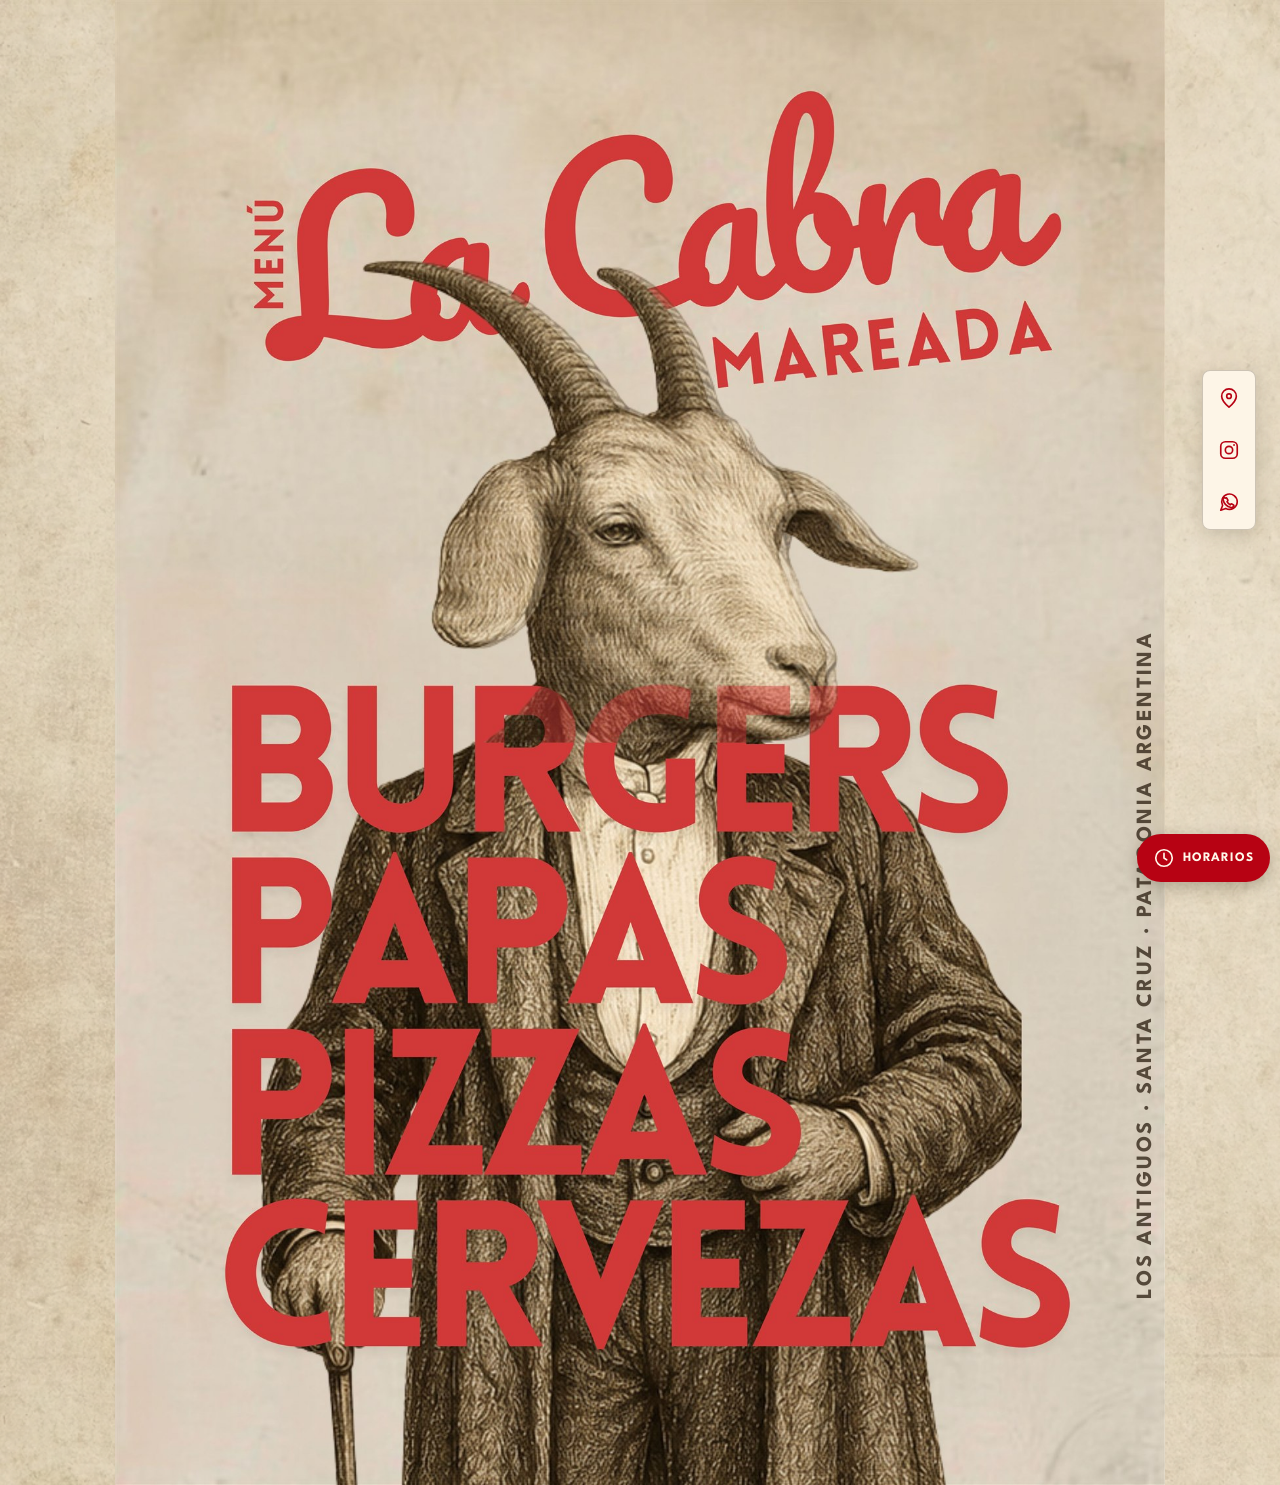
<file: index.html>
<!DOCTYPE html>
<html lang="es">

<head>
    <meta charset="UTF-8">
    <meta
        name="viewport"
        content="width=device-width, initial-scale=1.0, viewport-fit=cover">
    <meta
        name="description"
        content="Carta digital de La Cabra Mareada: hamburguesas, cervezas, papas, pizzas.">
    <meta name="theme-color" content="#fff8eb">

    <title>La Cabra Mareada | Menú</title>

    <link rel="icon" type="image/png" href="img/favicon.png?v=2">
    <link rel="apple-touch-icon" href="img/favicon.png?v=2">
    <link rel="canonical" href="https://www.lacabramareada.com.ar/">
    <link rel="preconnect" href="https://fonts.googleapis.com">
    <link rel="preconnect" href="https://fonts.gstatic.com" crossorigin>
    <link
        rel="stylesheet"
        href="https://fonts.googleapis.com/css2?family=League+Spartan:wght@700&amp;display=swap">
    <link rel="stylesheet" href="css/style.css?v=20261101">
</head>

<body class="pagina-portada">

    <main class="contenedor-portada">

        <p class="identidad-geografica">
            Los Antiguos · Santa Cruz · Patagonia Argentina
        </p>

        <p class="aviso-categorias" aria-hidden="true">
            TOCÁ UNA CATEGORÍA PARA VER LA CARTA
        </p>

        <img
            src="img/portada-1600.jpg?v=20261101"
            srcset="img/portada-800.jpg?v=20261101 800w, img/portada-1600.jpg?v=20261101 1600w, img/portada.jpeg?v=20261101 3969w"
            sizes="(max-width: 700px) calc(100vw - 24px), (max-width: 1050px) 100vw, 1050px"
            alt="Menú principal de La Cabra Mareada"
            class="portada"
            width="3969"
            height="5613"
            fetchpriority="high">

        <nav class="enlaces-portada" aria-label="Categorías de la carta">

            <a
                class="zona zona-burgers"
                href="hamburguesas.html"
                aria-label="Ver carta de hamburguesas">
                <span class="texto-accesible">Hamburguesas</span>
            </a>

            <a
                class="zona zona-papas"
                href="papas.html"
                aria-label="Ver carta de papas">
                <span class="texto-accesible">Papas</span>
            </a>

            <a
                class="zona zona-pizzas"
                href="pizzas.html"
                aria-label="Ver carta de pizzas">
                <span class="texto-accesible">Pizzas</span>
            </a>

            <a
                class="zona zona-cervezas"
                href="cervezas.html"
                aria-label="Ver carta de cervezas">
                <span class="texto-accesible">Cervezas</span>
            </a>


        </nav>

    </main>

    <nav class="acciones-principales" aria-label="Contacto y ubicación">

        <a
            class="accion-principal"
            href="https://www.google.com/maps/dir//La+Cabra+Mareada+Los+Antiguos,+Av.+11+de+Julio+536,+Z9041+Los+Antiguos,+Santa+Cruz/@-46.5449201,-71.6216948,15z/data=!4m8!4m7!1m0!1m5!1m1!1s0xbded295d898c9527:0x5cba1bb2d6e6a3a2!2m2!1d-71.6311432!2d-46.5515273?entry=ttu&amp;g_ep=EgoyMDI2MDcyOC4wIKXMDSoASAFQAw%3D%3D"
            target="_blank"
            rel="noopener noreferrer"
            aria-label="Cómo llegar a La Cabra Mareada con Google Maps">
            <svg class="icono-accion" viewBox="0 0 24 24" aria-hidden="true">
                <path d="M20 10c0 5-8 12-8 12S4 15 4 10a8 8 0 1 1 16 0Z"></path>
                <circle cx="12" cy="10" r="2.5"></circle>
            </svg>
            <span class="texto-accion">Cómo llegar</span>
        </a>

        <a
            class="accion-principal"
            href="https://www.instagram.com/lacabra_mareada?igsh=eTJvdHl6Z2Z5M3F1"
            target="_blank"
            rel="noopener noreferrer"
            aria-label="Abrir Instagram de La Cabra Mareada">
            <svg class="icono-accion" viewBox="0 0 24 24" aria-hidden="true">
                <rect x="3" y="3" width="18" height="18" rx="5"></rect>
                <circle cx="12" cy="12" r="4"></circle>
                <circle class="icono-punto" cx="17.5" cy="6.5" r="1"></circle>
            </svg>
            <span class="texto-accion">Instagram</span>
        </a>

        <a
            class="accion-principal"
            href="https://wa.me/5492975358234"
            target="_blank"
            rel="noopener noreferrer"
            aria-label="Contactar a La Cabra Mareada por WhatsApp">
            <svg class="icono-accion" viewBox="0 0 24 24" aria-hidden="true">
                <path d="M21 11.5a8.5 8.5 0 0 1-12.5 7.5L3 21l2-5.2A8.5 8.5 0 1 1 21 11.5Z"></path>
                <path d="M8.2 7.8c.5-.5 1.2-.3 1.5.2l1 1.8c.2.4.1.9-.2 1.2l-.7.7c.8 1.5 1.9 2.6 3.4 3.4l.7-.7c.3-.3.8-.4 1.2-.2l1.8 1c.5.3.7 1 .2 1.5l-.6.6c-.6.6-1.5.9-2.3.7-4.4-.9-7.8-4.3-8.7-8.7-.2-.8.1-1.7.7-2.3l.2-.2Z"></path>
            </svg>
            <span class="texto-accion">WhatsApp</span>
        </a>

    </nav>

    <a class="boton-horarios" href="horarios.html" aria-label="Ver nuestros horarios" aria-haspopup="dialog" aria-controls="horarios-dialogo">
        <svg viewBox="0 0 24 24" aria-hidden="true"><circle cx="12" cy="12" r="9"></circle><path d="M12 7v5l3 2"></path></svg>
        <span>Horarios</span>
    </a>
    <dialog class="dialogo-horarios" id="horarios-dialogo" aria-label="Horarios de La Cabra Mareada">
        <form method="dialog"><button class="cerrar-horarios" aria-label="Cerrar horarios" autofocus>✕ Cerrar</button></form>
        <img src="img/horarios-1600.jpg?v=20261101" width="3969" height="5613" alt="Martes, miércoles y jueves de 20 a 00 h. Viernes, sábados y domingos de 18 a 01 h." loading="lazy">
        <a class="horarios-original" href="img/horarios.jpeg?v=20261101">Ampliar horarios</a>
    </dialog>
    <script src="js/horarios.js?v=20261101" defer></script>
</body>

</html>
</file>
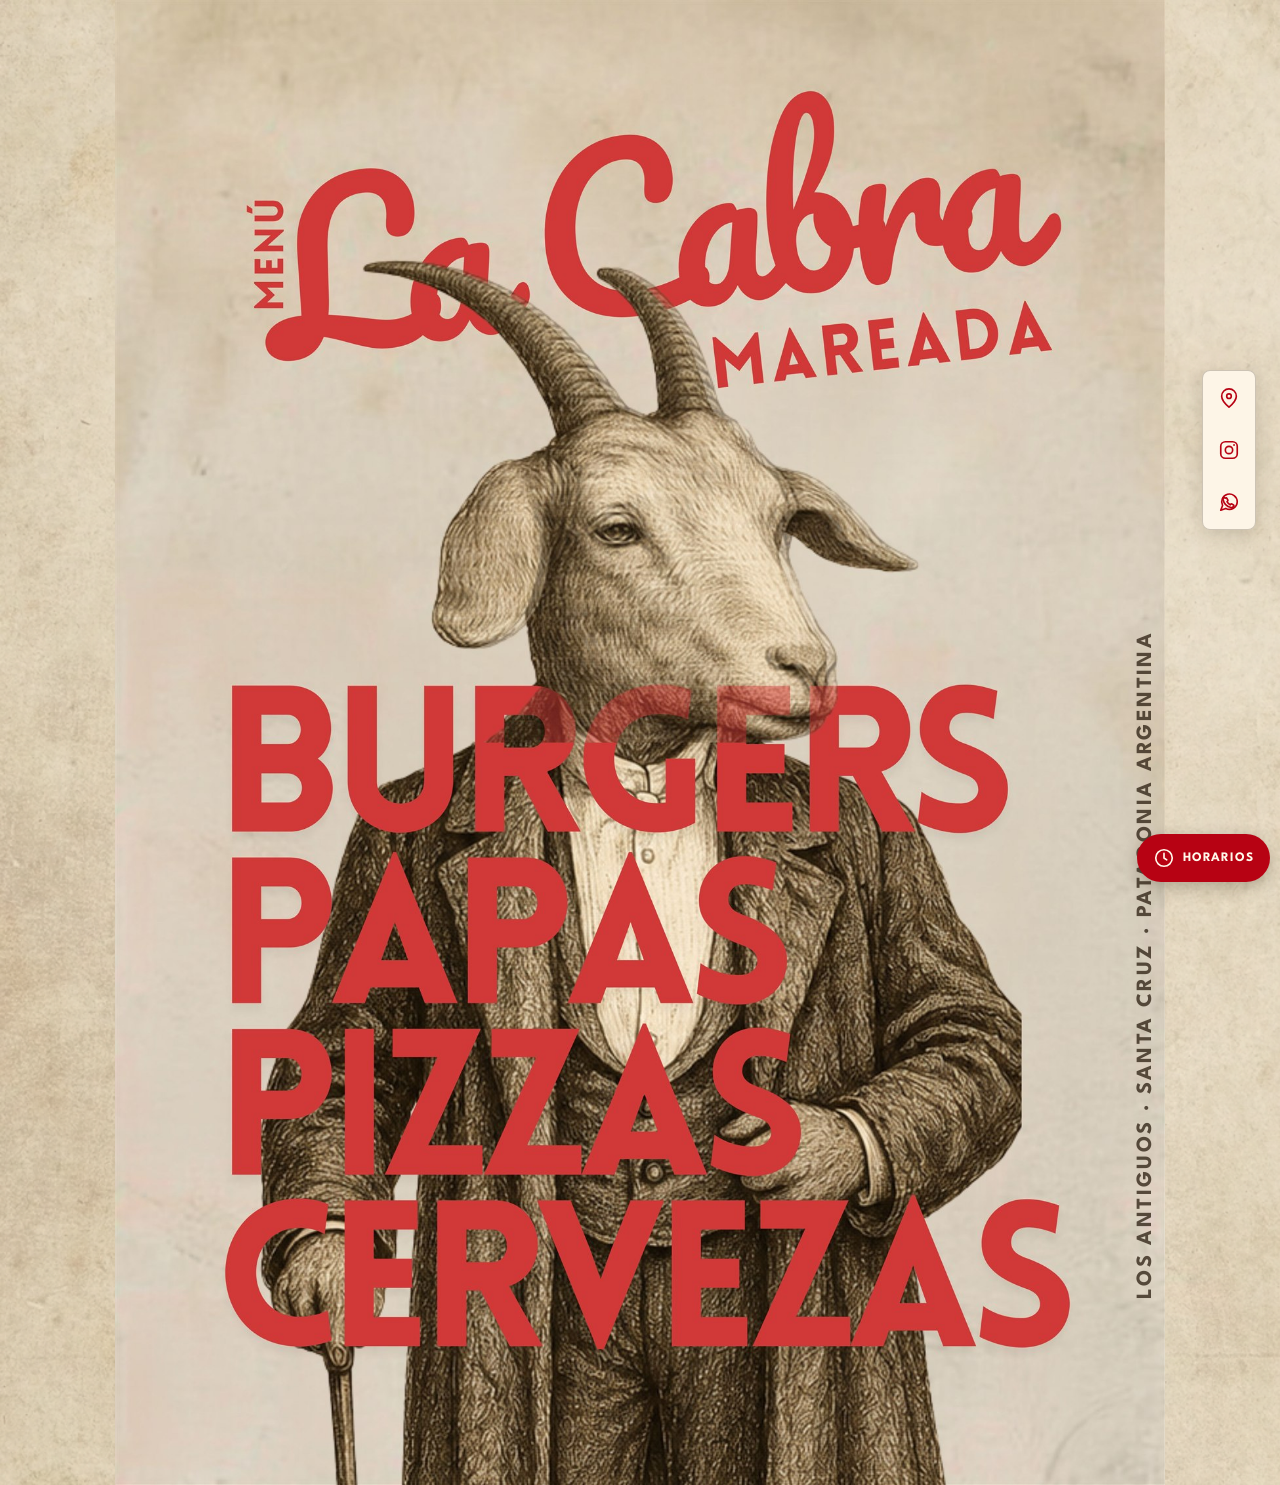
<file: en/index.html>
<!doctype html><html lang="es"><head><meta charset="utf-8"><meta name="viewport" content="width=device-width,initial-scale=1"><meta http-equiv="refresh" content="0;url=../index.html"><link rel="canonical" href="../index.html"><title>La Cabra Mareada</title></head><body><a href="../index.html">Ver la carta actual de La Cabra Mareada</a></body></html>
</file>
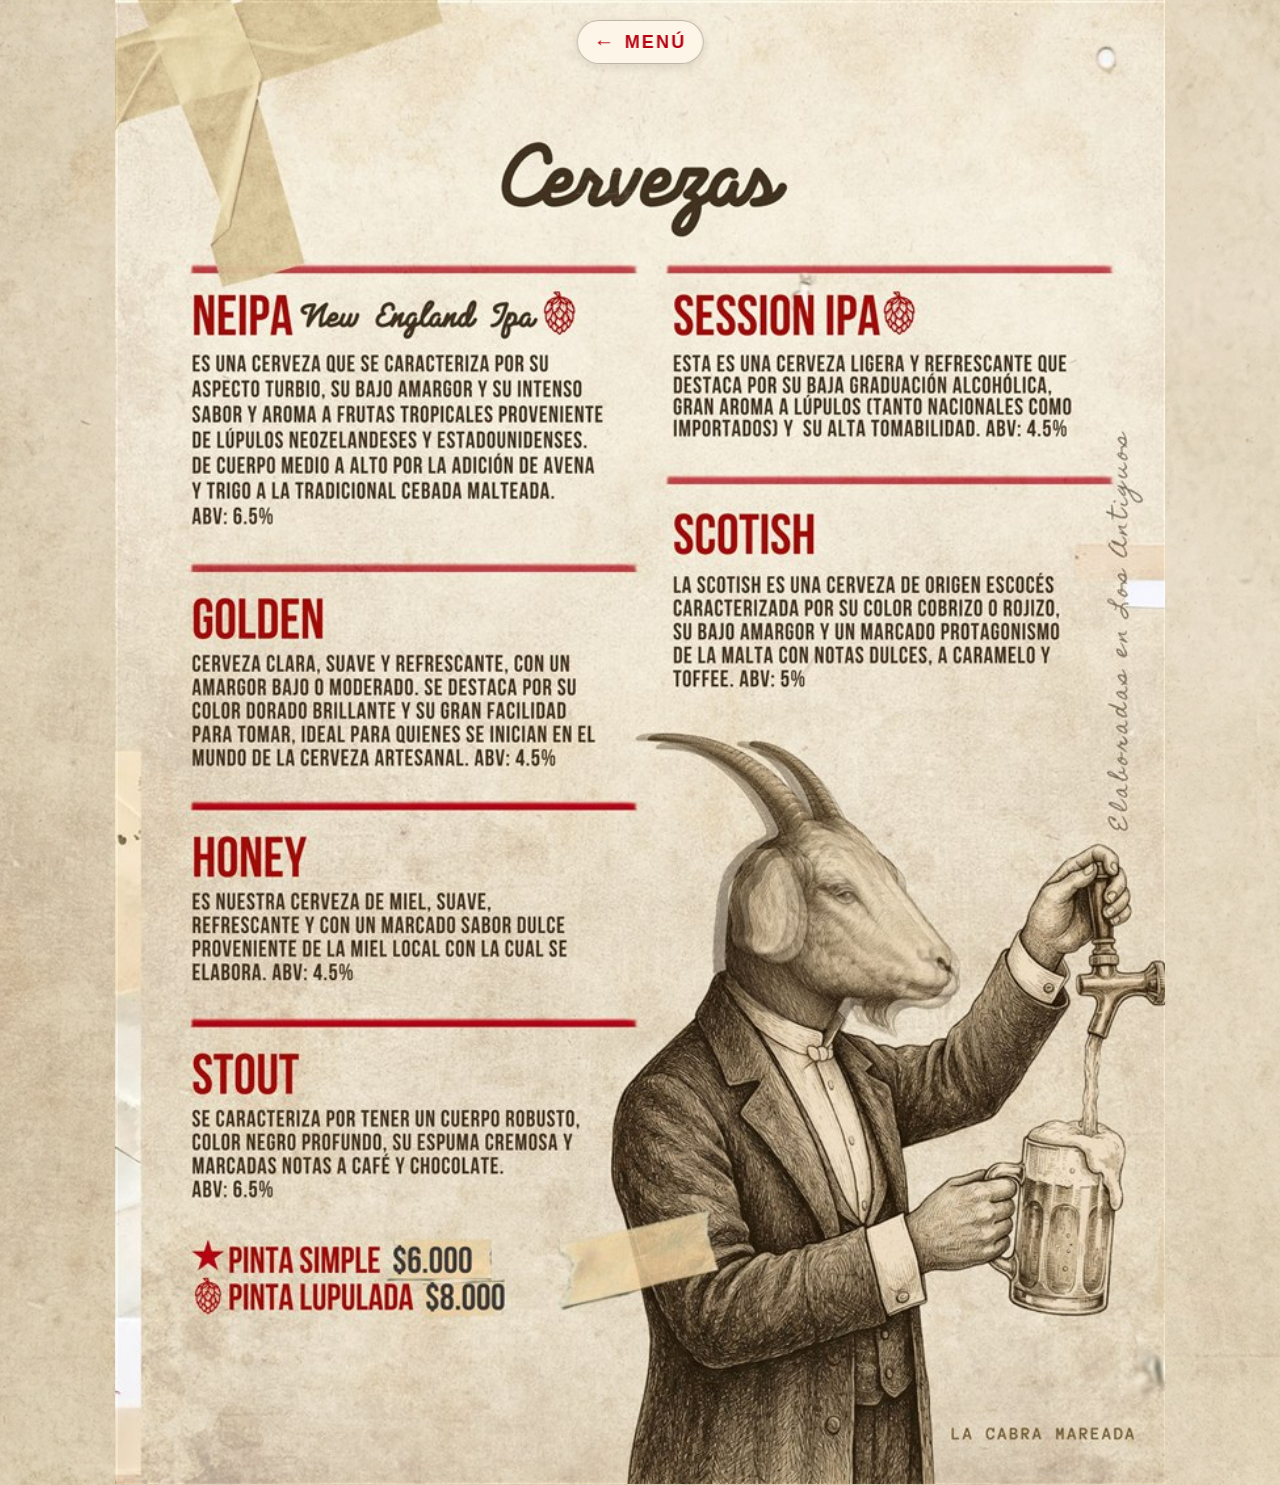
<file: cervezas.html>
<!DOCTYPE html>
<html lang="es">

<head>
    <meta charset="UTF-8">
    <meta
        name="viewport"
        content="width=device-width, initial-scale=1.0, viewport-fit=cover">
    <meta
        name="description"
        content="Carta de cervezas artesanales de La Cabra Mareada.">
    <meta name="theme-color" content="#fff8eb">

    <title>Cervezas | La Cabra Mareada</title>

    <link rel="icon" type="image/png" href="img/favicon.png?v=2">
    <link rel="apple-touch-icon" href="img/favicon.png?v=2">
    <link rel="stylesheet" href="css/style.css?v=20261101">
</head>

<body class="pagina-carta">

    <main class="contenedor-carta">

        <img
            src="img/carta-cervezas-1600.jpg?v=20261101"
            srcset="img/carta-cervezas-800.jpg?v=20261101 800w, img/carta-cervezas-1600.jpg?v=20261101 1600w, img/carta-cervezas.jpeg?v=20261101 3969w"
            sizes="(max-width: 700px) calc(100vw - 24px), (max-width: 1050px) 100vw, 1050px"
            alt="Carta de cervezas artesanales de La Cabra Mareada"
            class="imagen-carta"
            width="3969"
            height="5613"
            fetchpriority="high">

        <a
            href="index.html"
            class="menu-sobre-carta"
            aria-label="Volver al menú principal">
            MENÚ
        </a>

        <a
            href="img/carta-cervezas.jpeg?v=20261101"
            class="ampliar-carta"
            aria-label="Abrir la carta de cervezas en tamaño completo">
            AMPLIAR
        </a>

    </main>

</body>

</html>
</file>
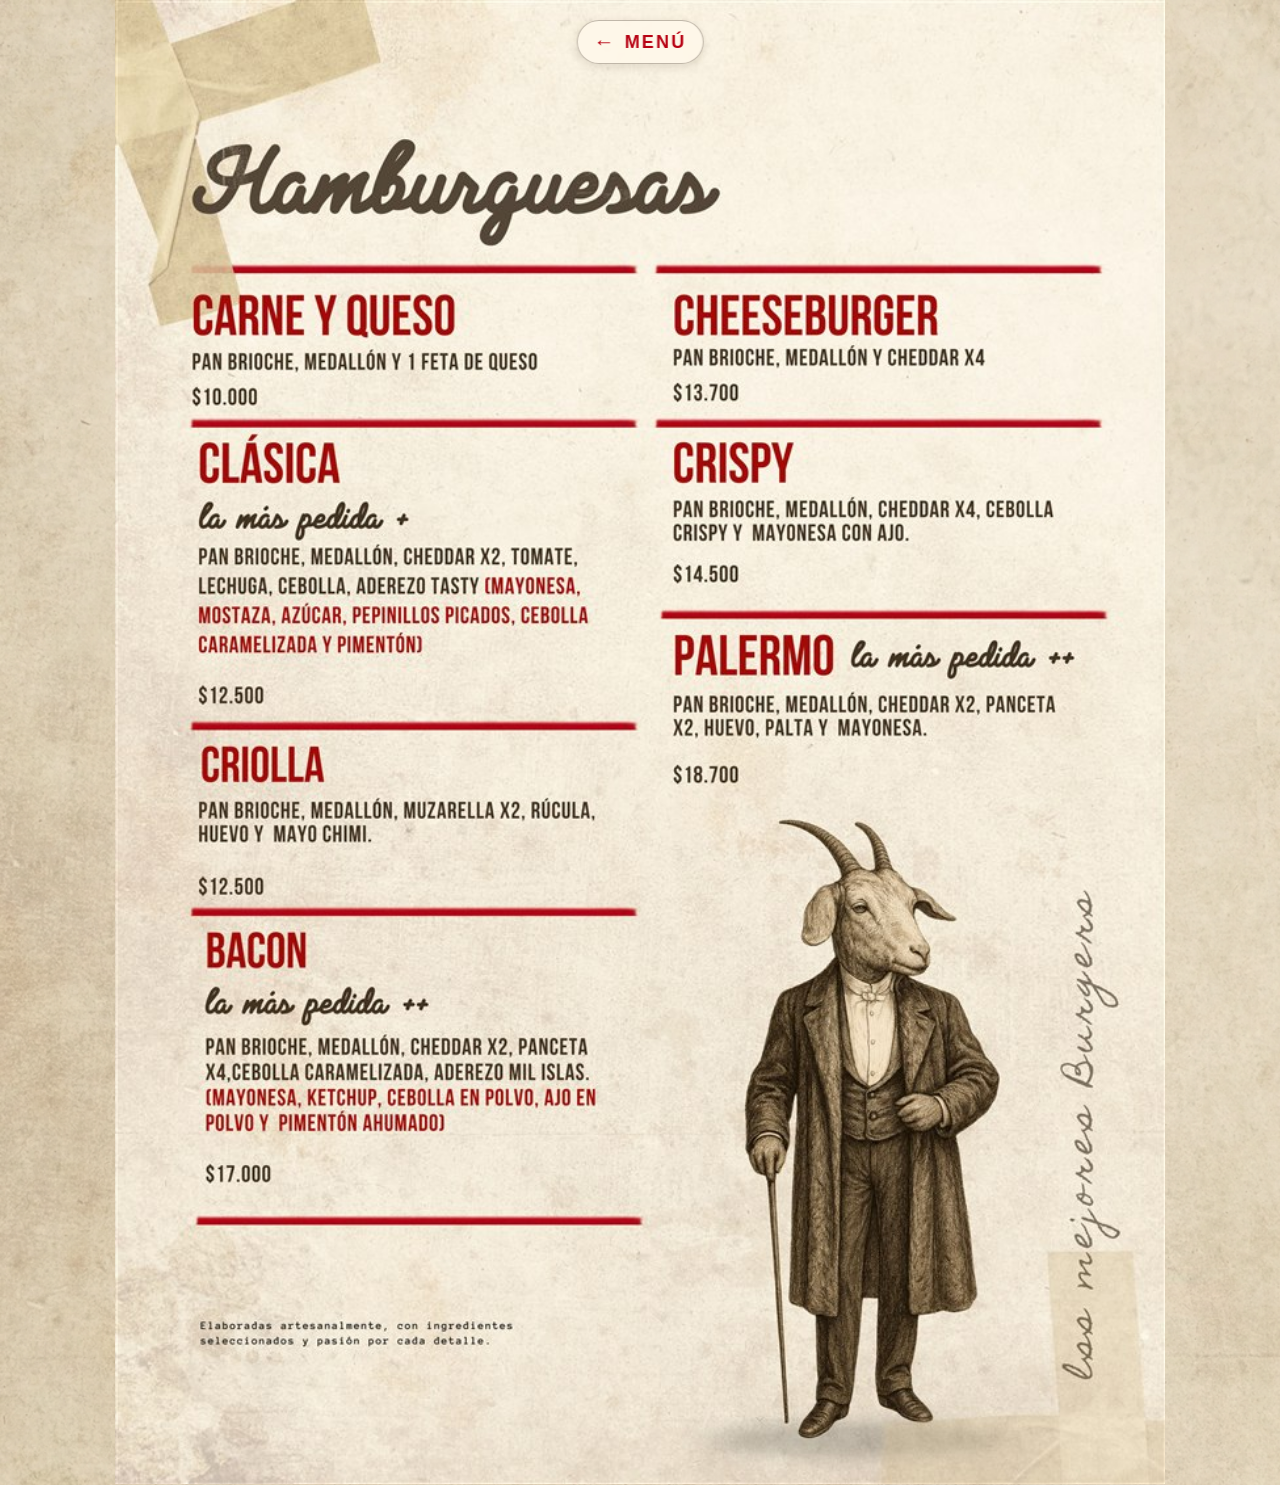
<file: hamburguesas.html>
<!DOCTYPE html>
<html lang="es">

<head>
    <meta charset="UTF-8">
    <meta
        name="viewport"
        content="width=device-width, initial-scale=1.0, viewport-fit=cover">
    <meta
        name="description"
        content="Carta de hamburguesas de La Cabra Mareada.">
    <meta name="theme-color" content="#fff8eb">

    <title>Hamburguesas | La Cabra Mareada</title>

    <link rel="icon" type="image/png" href="img/favicon.png?v=2">
    <link rel="apple-touch-icon" href="img/favicon.png?v=2">
    <link rel="stylesheet" href="css/style.css?v=20261101">
</head>

<body class="pagina-carta">

    <main class="contenedor-carta">

        <img
            src="img/hamburguesas-1600.jpg?v=20261101"
            srcset="img/hamburguesas-800.jpg?v=20261101 800w, img/hamburguesas-1600.jpg?v=20261101 1600w, img/hamburguesas.jpeg?v=20261101 3969w"
            sizes="(max-width: 700px) calc(100vw - 24px), (max-width: 1050px) 100vw, 1050px"
            alt="Carta de hamburguesas de La Cabra Mareada"
            class="imagen-carta"
            width="3969"
            height="5613"
            fetchpriority="high">

        <a
            href="index.html"
            class="menu-sobre-carta"
            aria-label="Volver al menú principal">
            MENÚ
        </a>

        <a
            href="img/hamburguesas.jpeg?v=20261101"
            class="ampliar-carta"
            aria-label="Abrir la carta de hamburguesas en tamaño completo">
            AMPLIAR
        </a>

    </main>

</body>

</html>
</file>
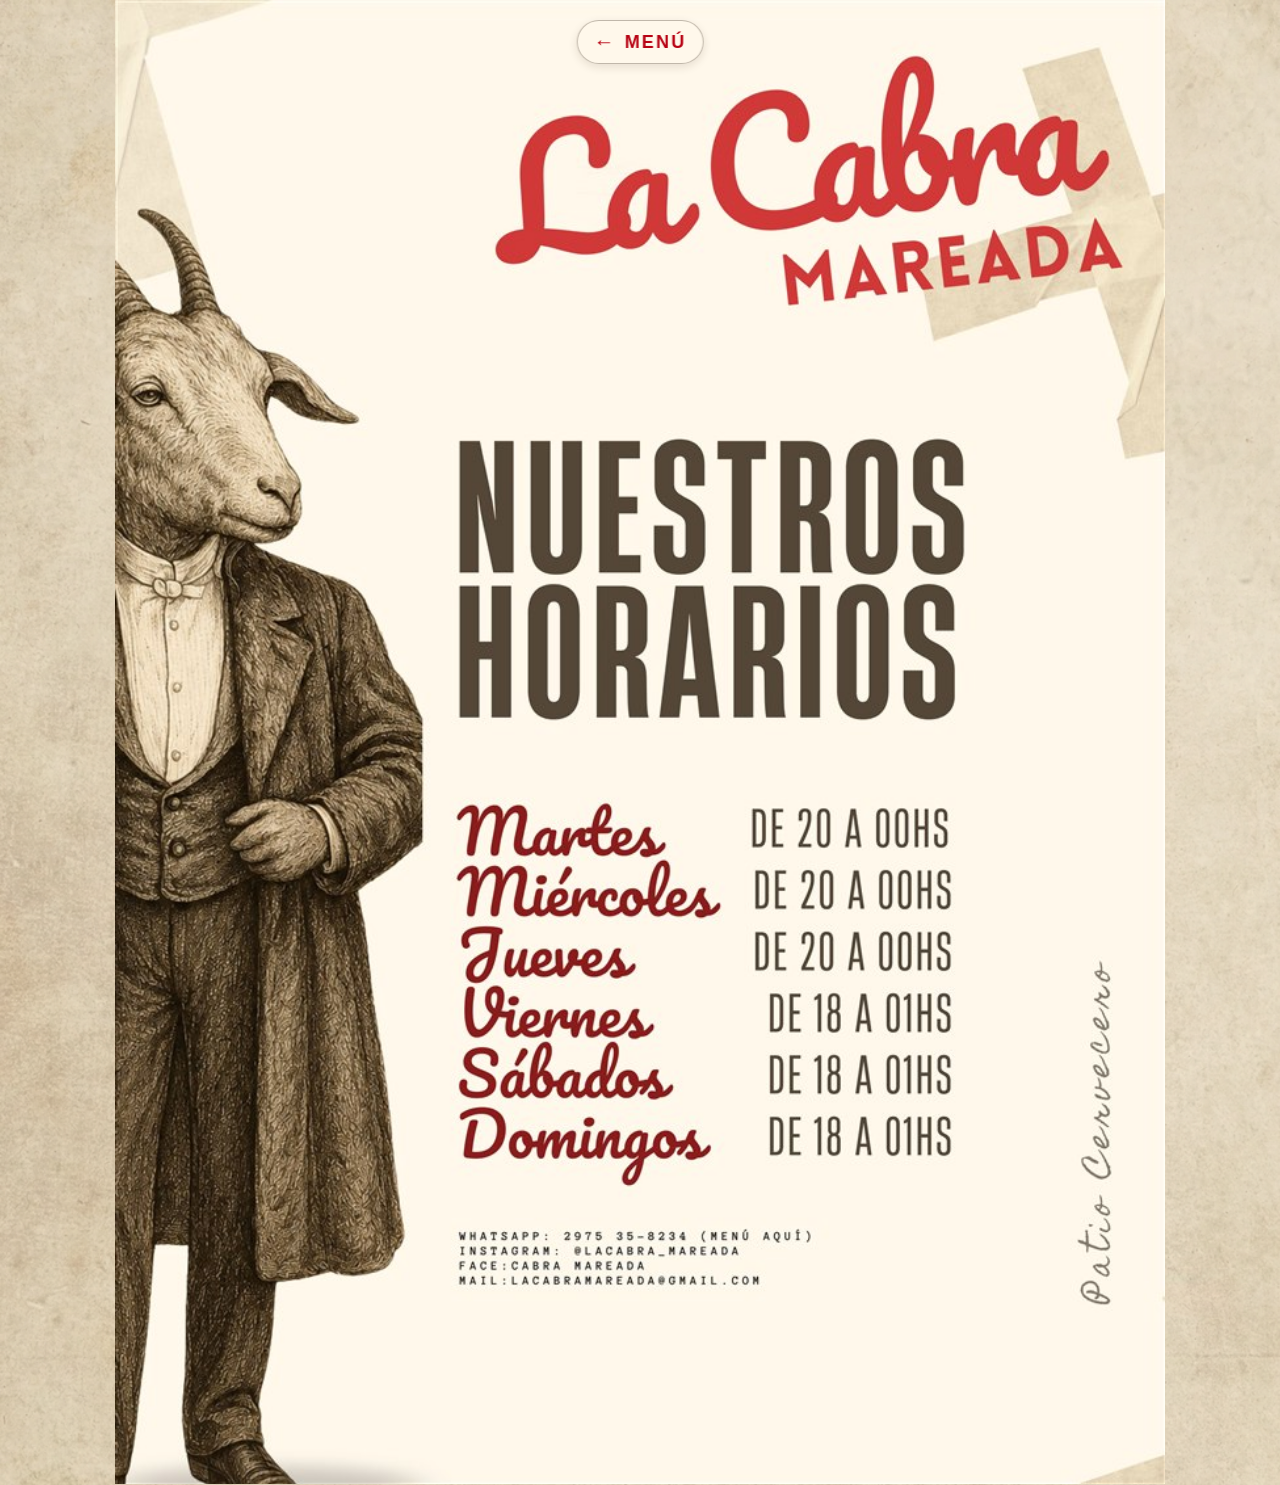
<file: horarios.html>
<!DOCTYPE html>
<html lang="es">

<head>
    <meta charset="UTF-8">
    <meta
        name="viewport"
        content="width=device-width, initial-scale=1.0, viewport-fit=cover">
    <meta
        name="description"
        content="Horarios de La Cabra Mareada.">
    <meta name="theme-color" content="#fff8eb">

    <title>Horarios | La Cabra Mareada</title>

    <link rel="icon" type="image/png" href="img/favicon.png?v=2">
    <link rel="apple-touch-icon" href="img/favicon.png?v=2">
    <link rel="stylesheet" href="css/style.css?v=20261101">
</head>

<body class="pagina-carta">

    <main class="contenedor-carta">

        <img
            src="img/horarios-1600.jpg?v=20261101"
            srcset="img/horarios-800.jpg?v=20261101 800w, img/horarios-1600.jpg?v=20261101 1600w, img/horarios.jpeg?v=20261101 3969w"
            sizes="(max-width: 700px) calc(100vw - 24px), (max-width: 1050px) 100vw, 1050px"
            alt="Martes, miércoles y jueves de 20 a 00 h. Viernes, sábados y domingos de 18 a 01 h."
            class="imagen-carta"
            width="3969"
            height="5613"
            fetchpriority="high">

        <a
            href="index.html"
            class="menu-sobre-carta"
            aria-label="Volver al menú principal">
            MENÚ
        </a>

        <a
            href="img/horarios.jpeg?v=20261101"
            class="ampliar-carta"
            aria-label="Abrir la carta de horarios en tamaño completo">
            AMPLIAR
        </a>

    </main>

</body>

</html>
</file>
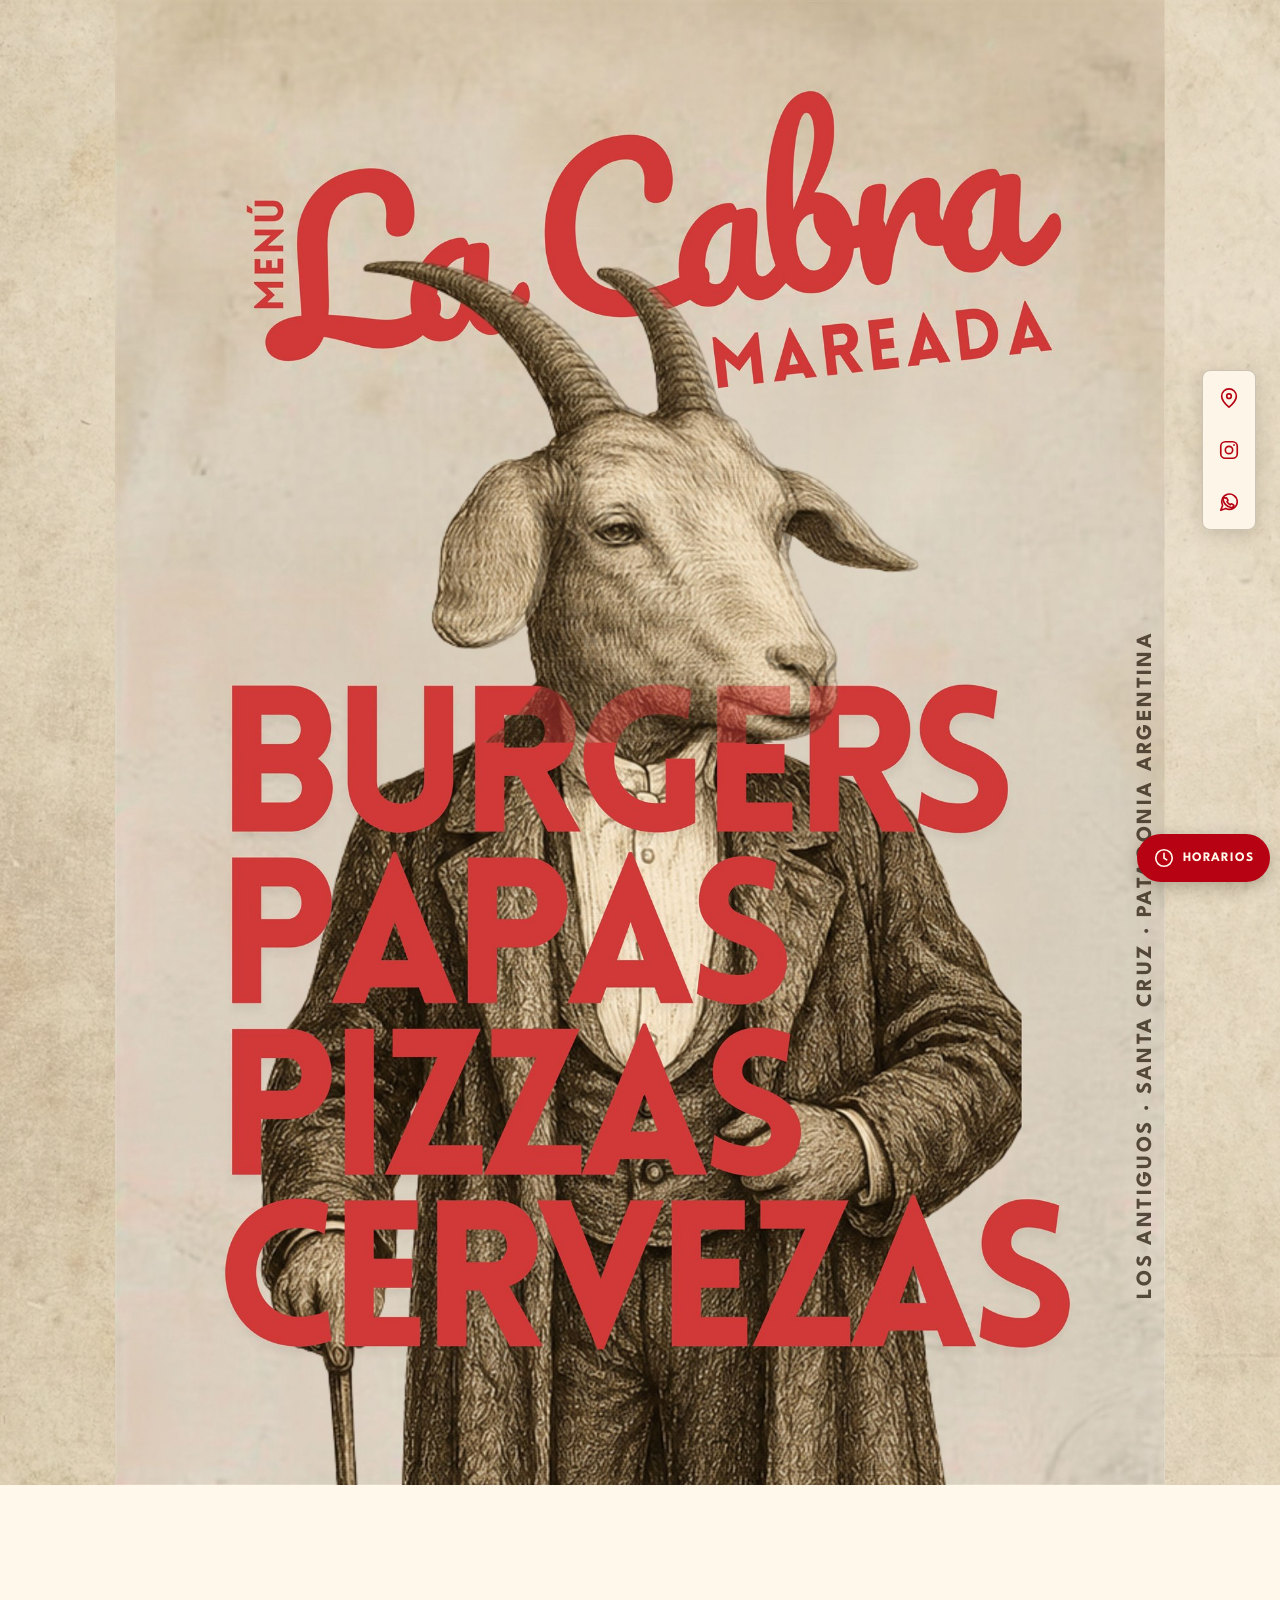
<file: panchos.html>
<!doctype html><html lang="es"><head><meta charset="utf-8"><meta name="viewport" content="width=device-width,initial-scale=1"><meta http-equiv="refresh" content="0;url=index.html"><link rel="canonical" href="index.html"><title>La Cabra Mareada</title></head><body><a href="index.html">Ver la carta actual de La Cabra Mareada</a></body></html>
</file>
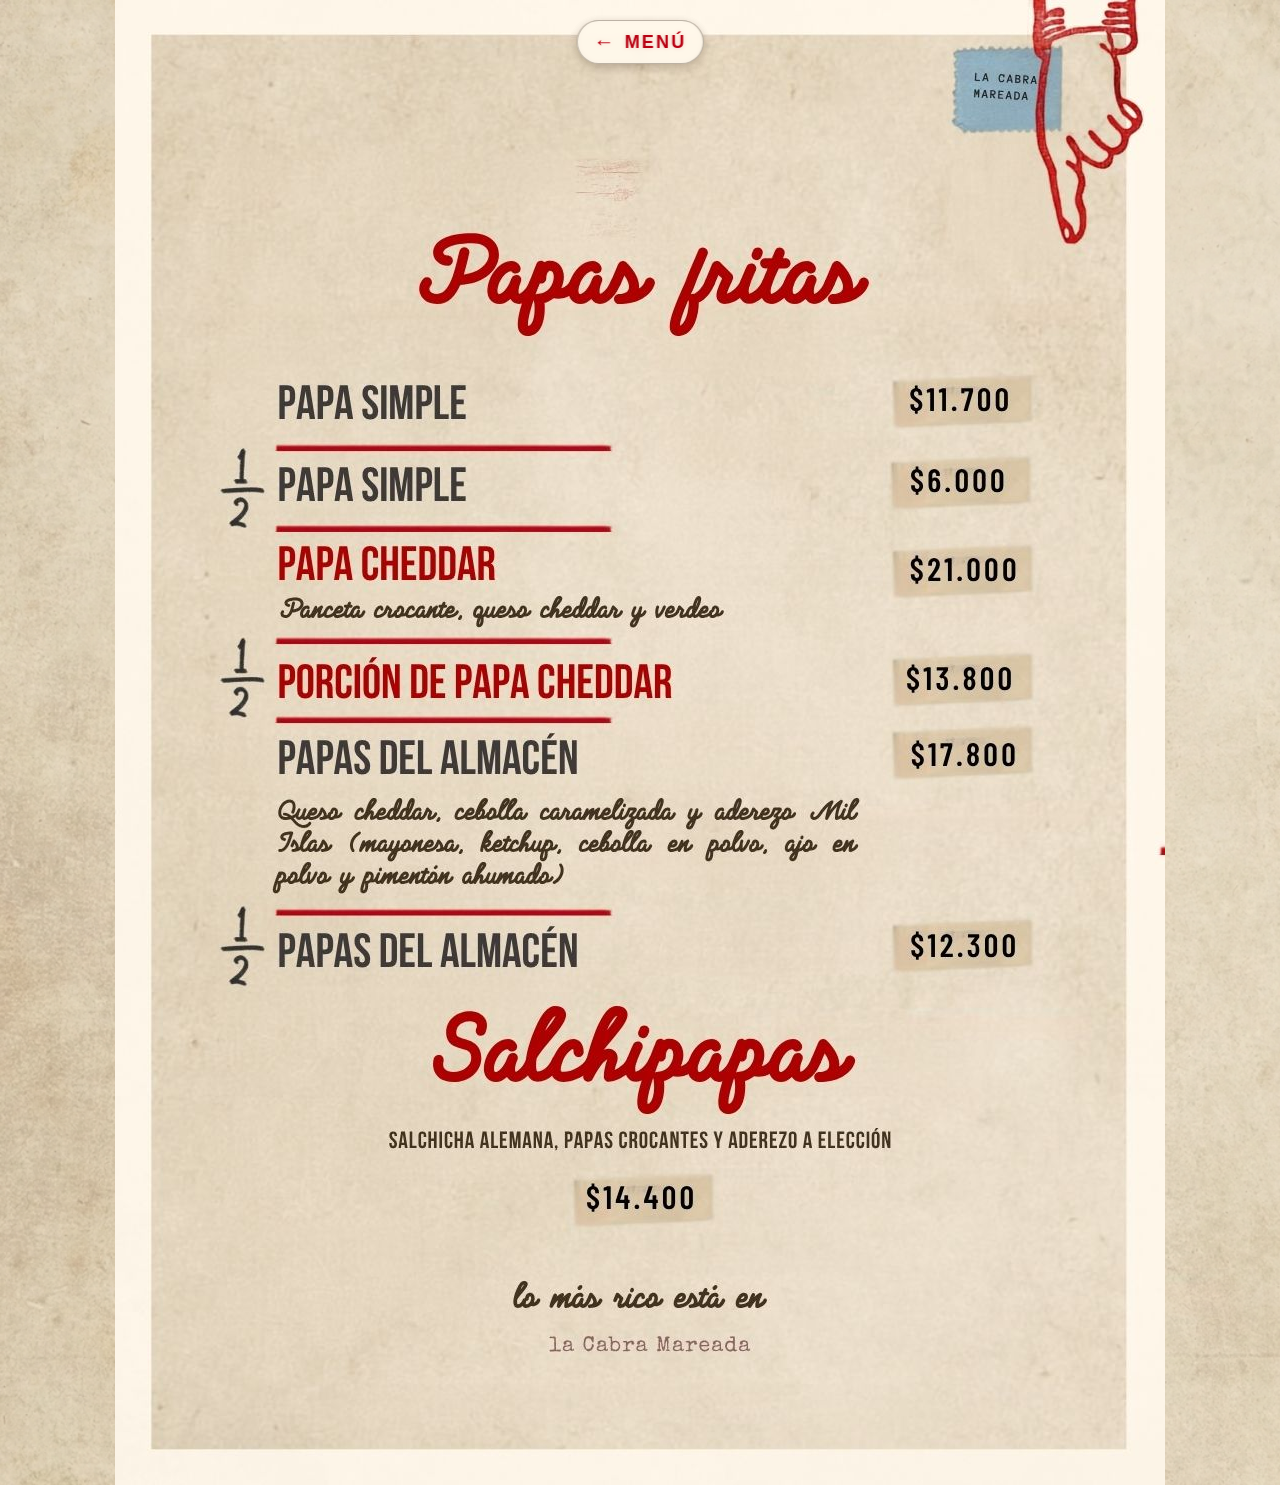
<file: Papas.html>
<!DOCTYPE html>
<html lang="es">

<head>
    <meta charset="UTF-8">

    <meta
        name="viewport"
        content="width=device-width, initial-scale=1.0">

    <title>Papas | La Cabra Mareada</title>

    <link
        rel="stylesheet"
        href="css/style.css">
<body>

    <main class="contenedor-carta">

        <img
            src="img/Papas.jpeg"
            alt="Carta de papas de La Cabra Mareada"
            class="imagen-carta">

        <a
            href="index.html"
            class="menu-sobre-carta menu-superior"
            aria-label="Volver al menú principal">
            MENÚ
        </a>

        <a
            href="index.html"
            class="menu-sobre-carta menu-inferior"
            aria-label="Volver al menú principal">
            MENÚ
        </a>

    </main>

</body>

    </html>
</file>
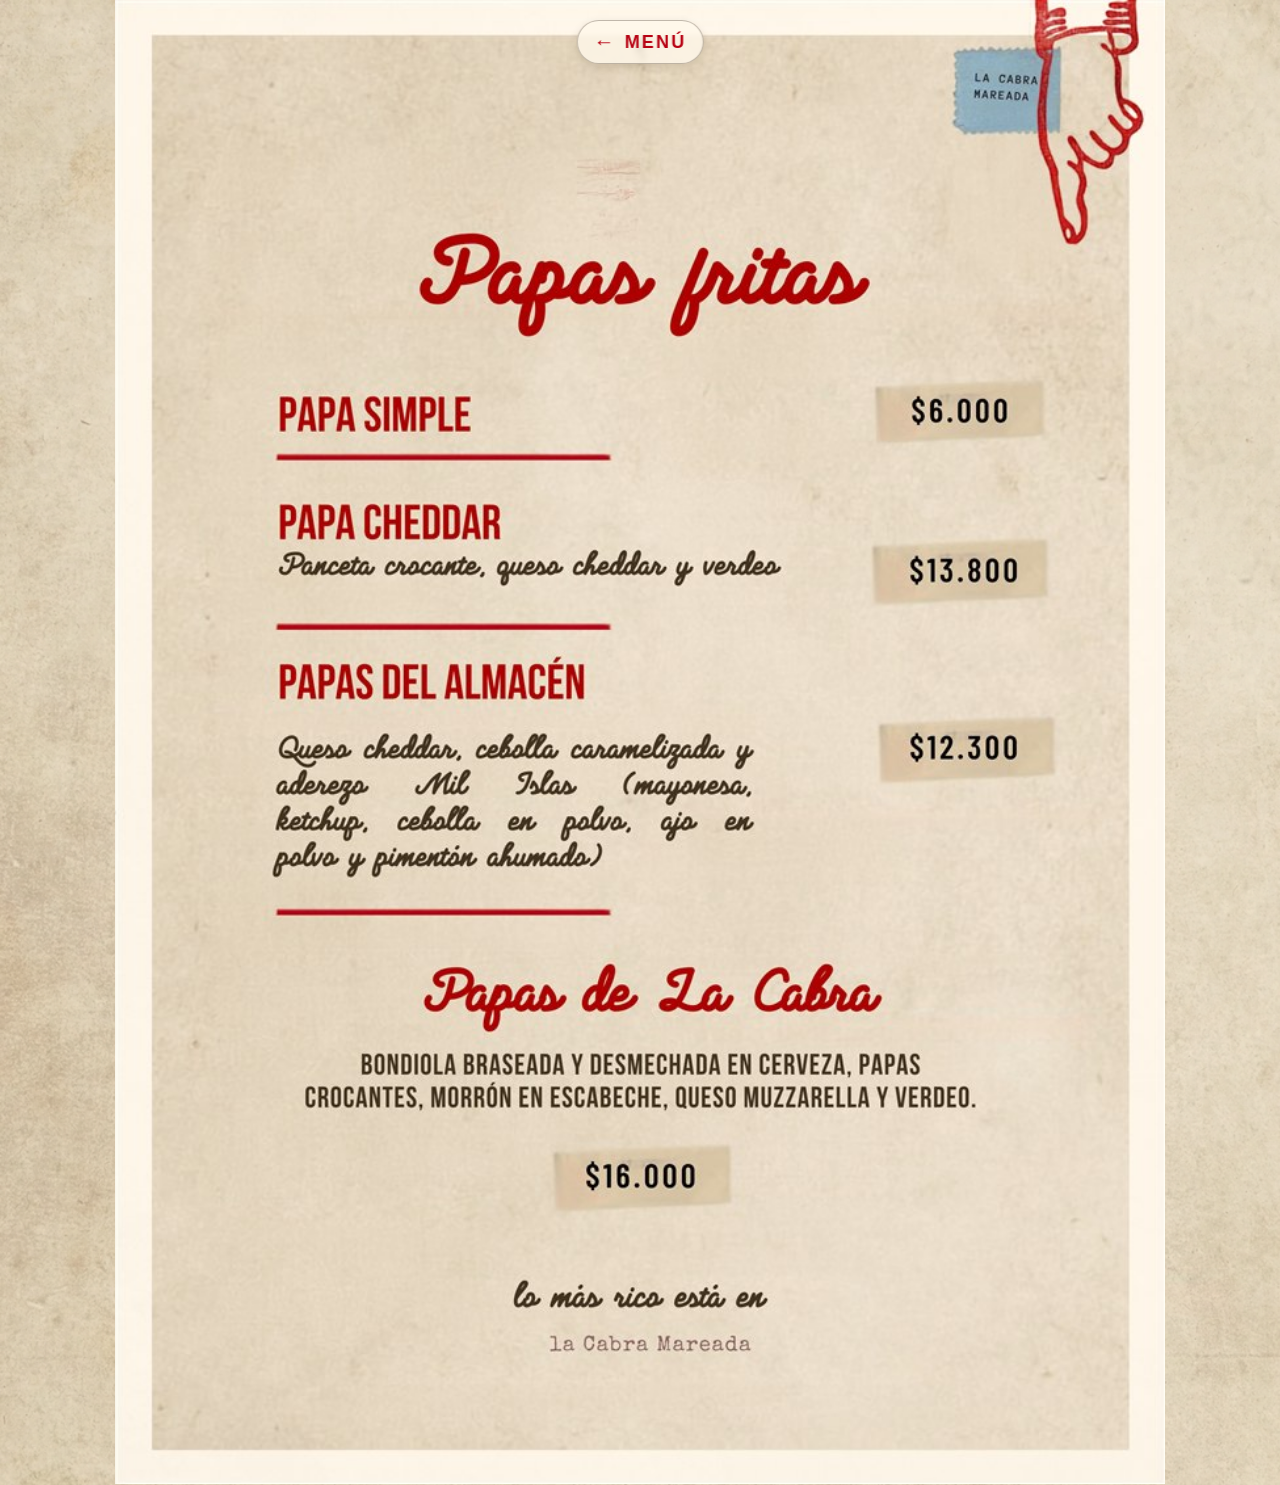
<file: papas.html>
<!DOCTYPE html>
<html lang="es">

<head>
    <meta charset="UTF-8">
    <meta
        name="viewport"
        content="width=device-width, initial-scale=1.0, viewport-fit=cover">
    <meta
        name="description"
        content="Carta de papas fritas y salchipapas de La Cabra Mareada.">
    <meta name="theme-color" content="#fff8eb">

    <title>Papas | La Cabra Mareada</title>

    <link rel="icon" type="image/png" href="img/favicon.png?v=2">
    <link rel="apple-touch-icon" href="img/favicon.png?v=2">
    <link rel="stylesheet" href="css/style.css?v=20261101">
</head>

<body class="pagina-carta">

    <main class="contenedor-carta">

        <img
            src="img/carta-papas-1600.jpg?v=20261101"
            srcset="img/carta-papas-800.jpg?v=20261101 800w, img/carta-papas-1600.jpg?v=20261101 1600w, img/carta-papas.jpeg?v=20261101 3969w"
            sizes="(max-width: 700px) calc(100vw - 24px), (max-width: 1050px) 100vw, 1050px"
            alt="Carta de papas fritas y salchipapas de La Cabra Mareada"
            class="imagen-carta"
            width="3969"
            height="5613"
            fetchpriority="high">

        <a
            href="index.html"
            class="menu-sobre-carta"
            aria-label="Volver al menú principal">
            MENÚ
        </a>

        <a
            href="img/carta-papas.jpeg?v=20261101"
            class="ampliar-carta"
            aria-label="Abrir la carta de papas en tamaño completo">
            AMPLIAR
        </a>

    </main>

</body>

</html>
</file>
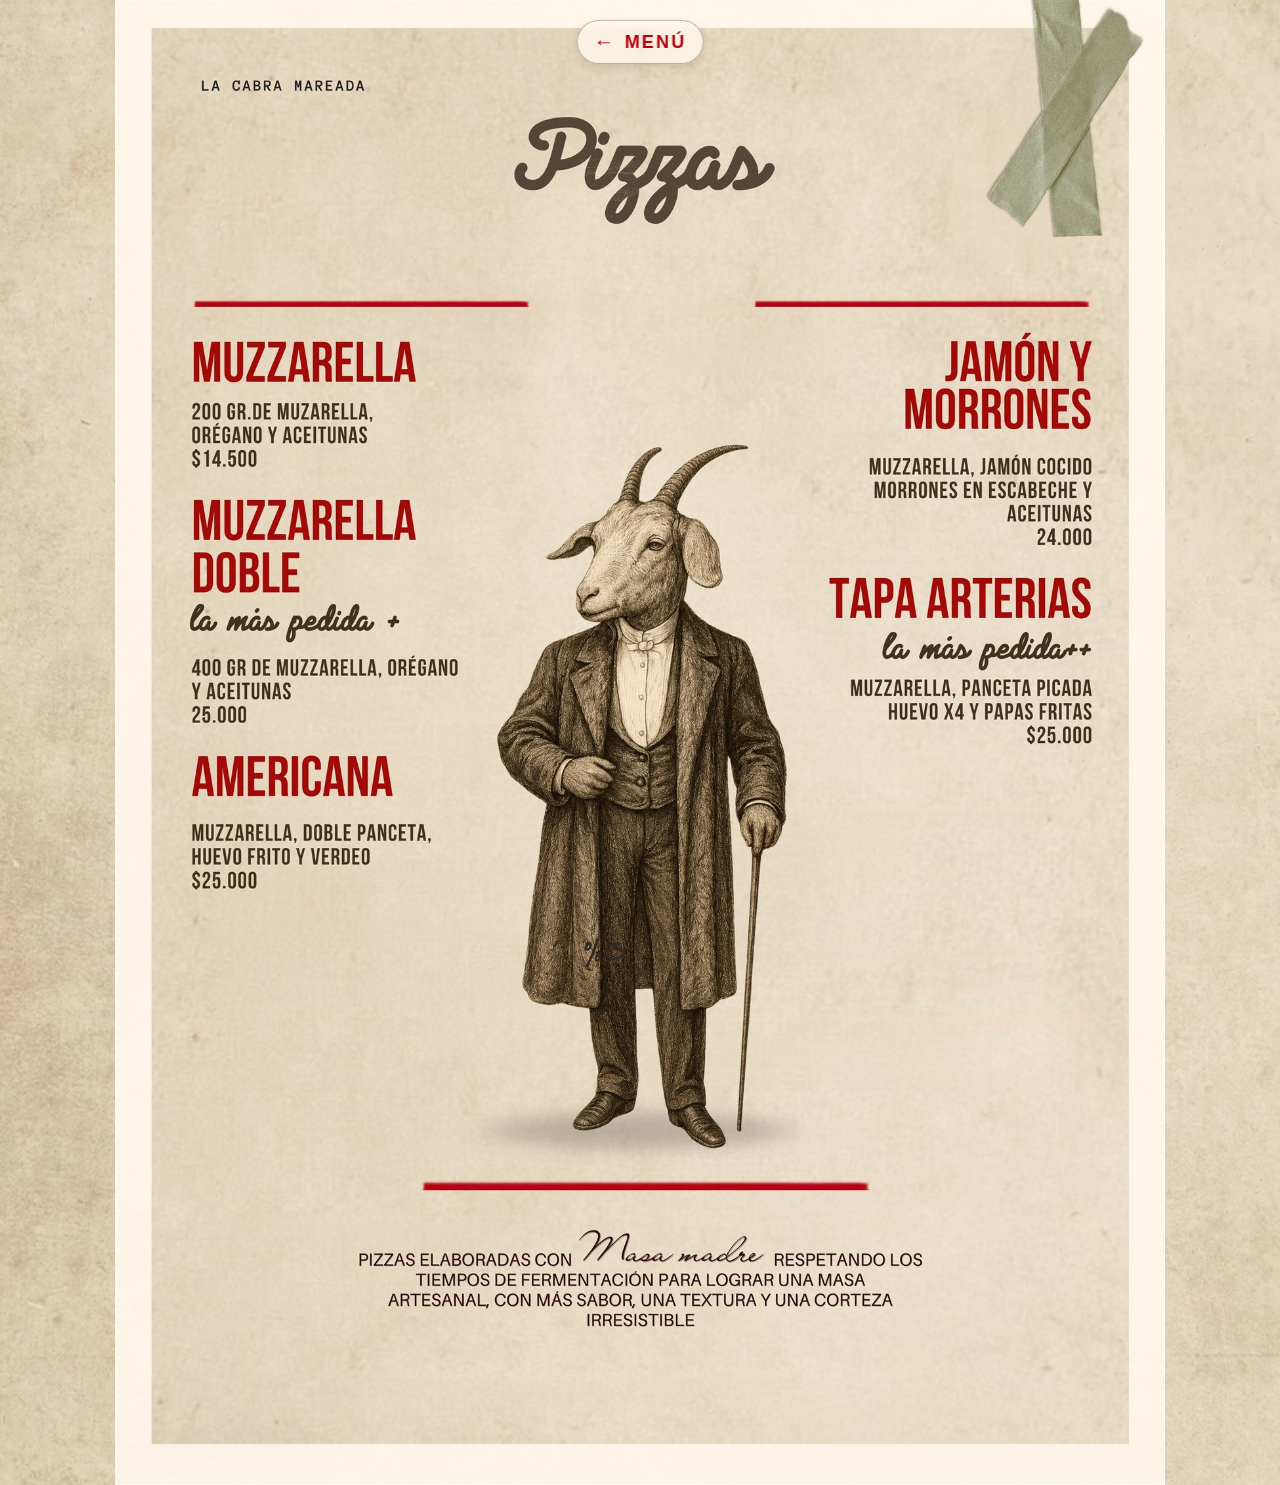
<file: pizzas.html>
<!DOCTYPE html>
<html lang="es">

<head>
    <meta charset="UTF-8">
    <meta
        name="viewport"
        content="width=device-width, initial-scale=1.0, viewport-fit=cover">
    <meta
        name="description"
        content="Carta de pizzas de La Cabra Mareada.">
    <meta name="theme-color" content="#fff8eb">

    <title>pizzas | La Cabra Mareada</title>

    <link rel="icon" type="image/png" href="img/favicon.png?v=2">
    <link rel="apple-touch-icon" href="img/favicon.png?v=2">
    <link rel="stylesheet" href="css/style.css?v=20261101">
</head>

<body class="pagina-carta pagina-pizzas">

    <main class="contenedor-carta">

        <img
            src="img/pizzas-1600.jpg?v=20261101"
            srcset="img/pizzas-800.jpg?v=20261101 800w, img/pizzas-1600.jpg?v=20261101 1600w, img/pizzas.jpeg?v=20261101 3969w"
            sizes="(max-width: 700px) calc(100vw - 24px), (max-width: 1050px) 100vw, 1050px"
            alt="Carta de pizzas de La Cabra Mareada"
            class="imagen-carta"
            width="3969"
            height="5613"
            fetchpriority="high">

        <a
            href="index.html"
            class="menu-sobre-carta"
            aria-label="Volver al menú principal">
            MENÚ
        </a>

        <a
            href="img/pizzas.jpeg?v=20261101"
            class="ampliar-carta"
            aria-label="Abrir la carta de pizzas en tamaño completo">
            AMPLIAR
        </a>

    </main>

</body>

</html>
</file>
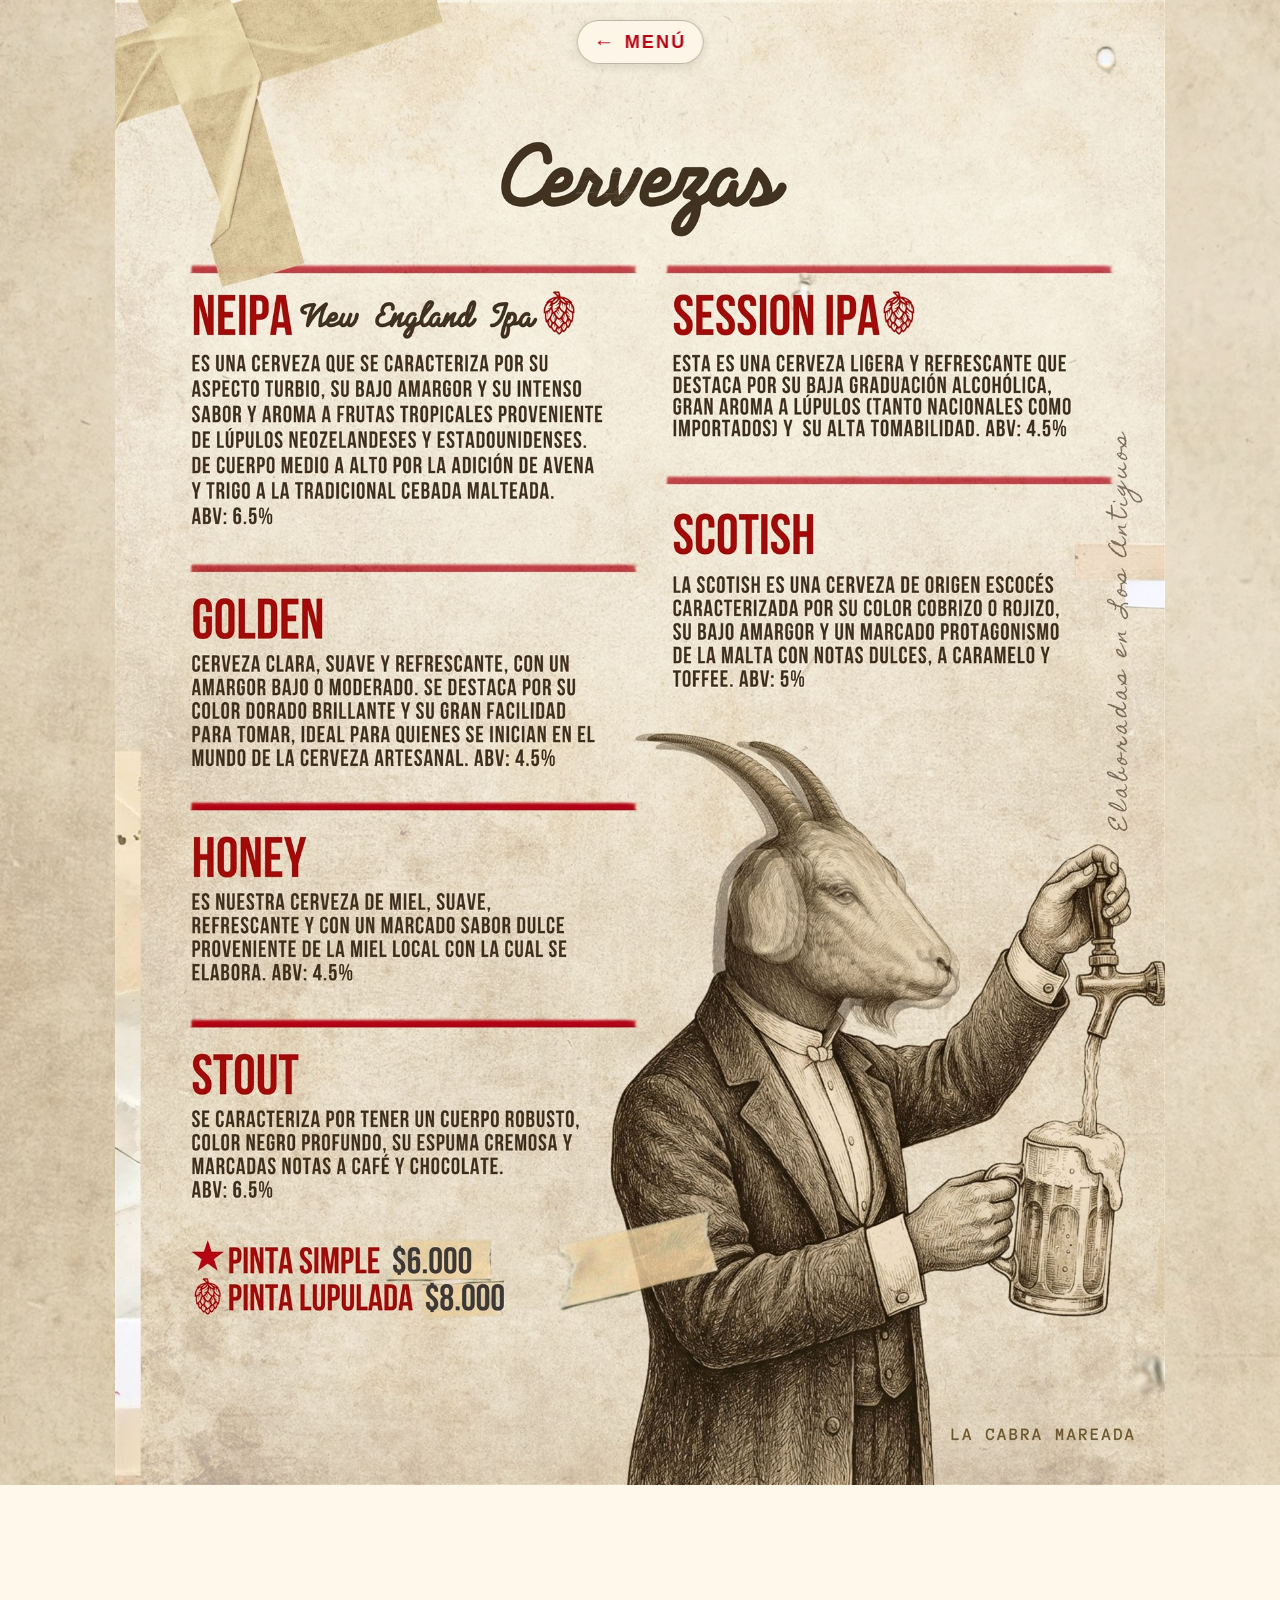
<file: en/beer.html>
<!doctype html><html lang="es"><head><meta charset="utf-8"><meta name="viewport" content="width=device-width,initial-scale=1"><meta http-equiv="refresh" content="0;url=../cervezas.html"><link rel="canonical" href="../cervezas.html"><title>La Cabra Mareada</title></head><body><a href="../cervezas.html">Ver la carta actual de La Cabra Mareada</a></body></html>
</file>
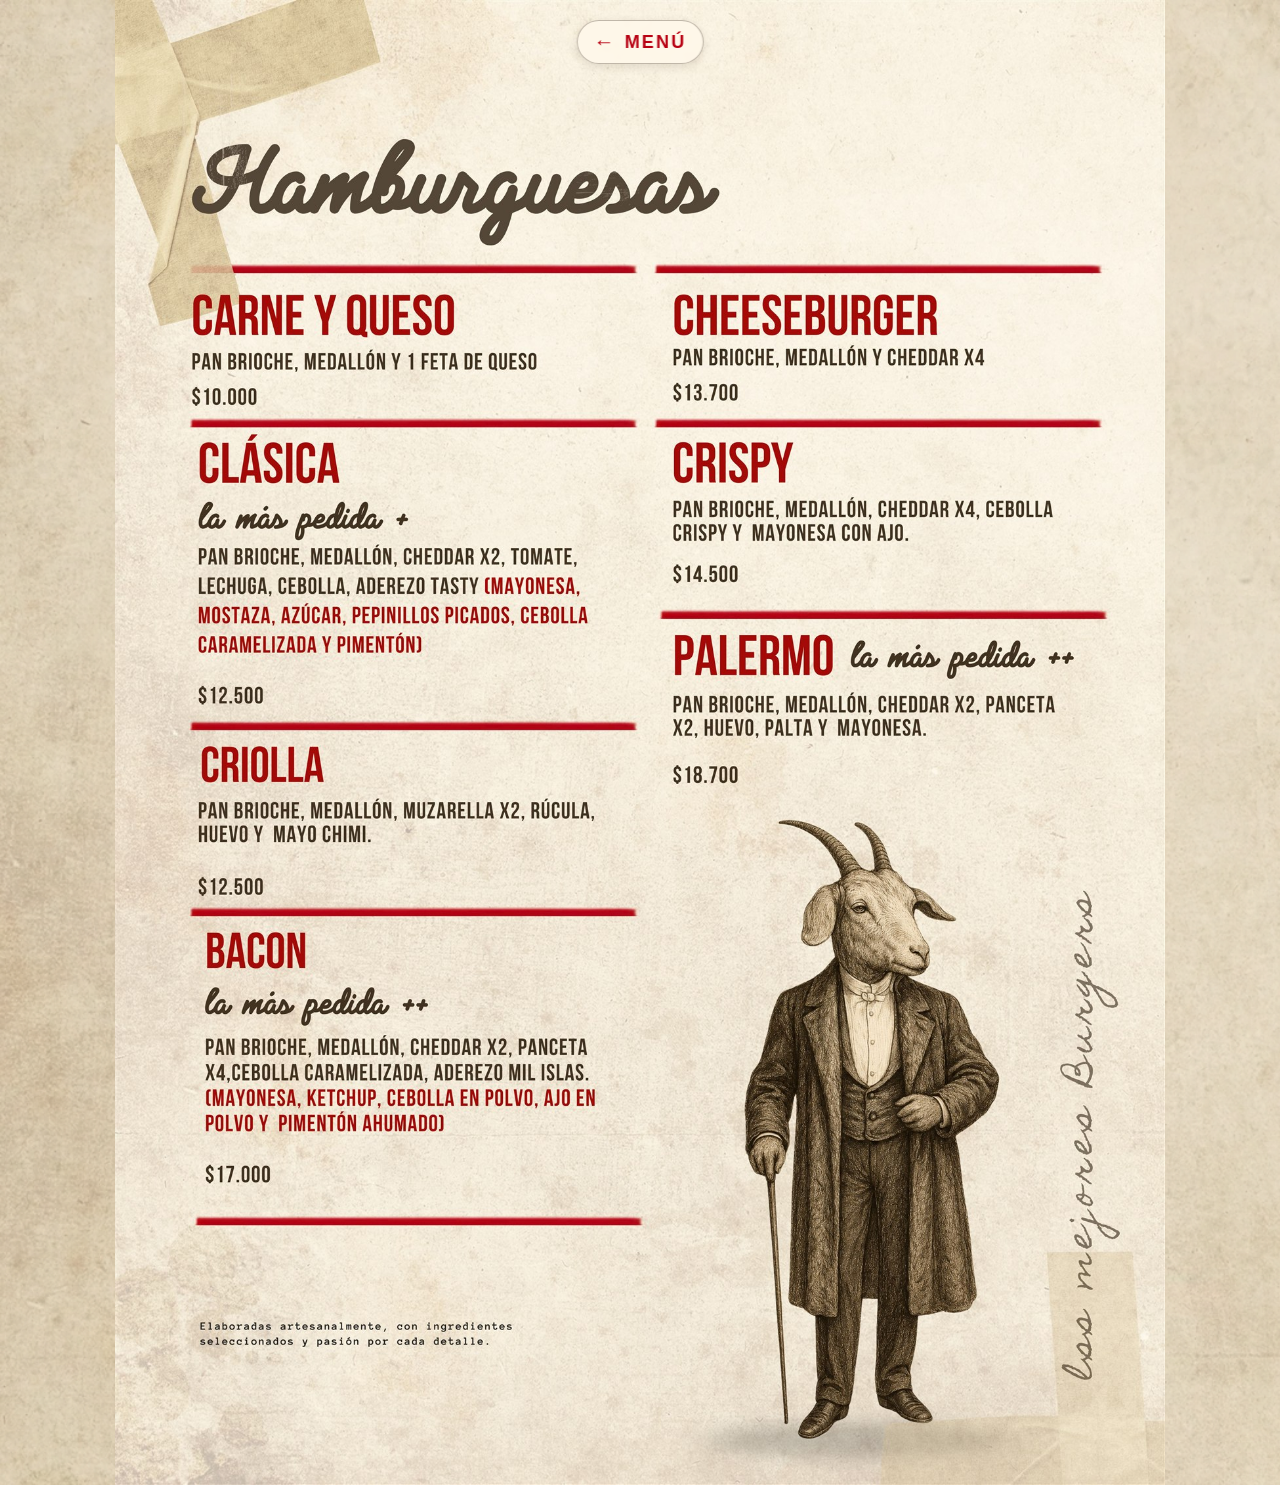
<file: en/burgers.html>
<!doctype html><html lang="es"><head><meta charset="utf-8"><meta name="viewport" content="width=device-width,initial-scale=1"><meta http-equiv="refresh" content="0;url=../hamburguesas.html"><link rel="canonical" href="../hamburguesas.html"><title>La Cabra Mareada</title></head><body><a href="../hamburguesas.html">Ver la carta actual de La Cabra Mareada</a></body></html>
</file>
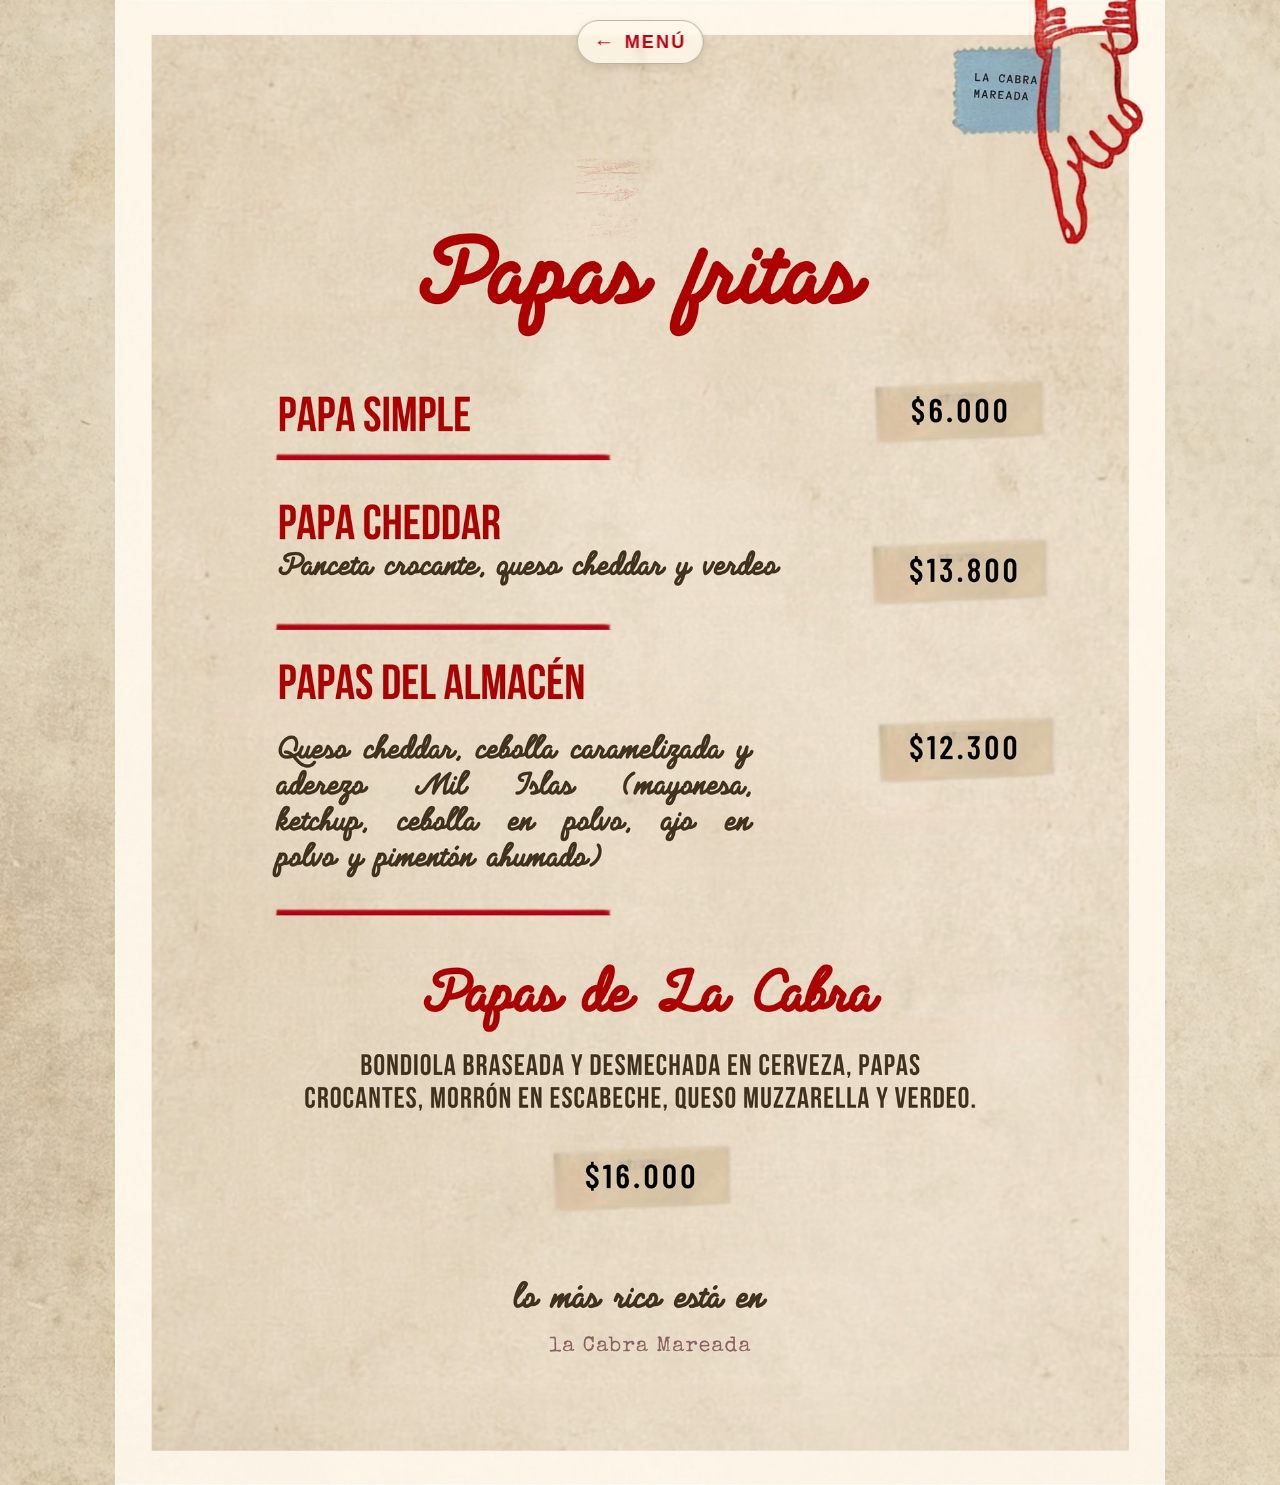
<file: en/fries.html>
<!doctype html><html lang="es"><head><meta charset="utf-8"><meta name="viewport" content="width=device-width,initial-scale=1"><meta http-equiv="refresh" content="0;url=../papas.html"><link rel="canonical" href="../papas.html"><title>La Cabra Mareada</title></head><body><a href="../papas.html">Ver la carta actual de La Cabra Mareada</a></body></html>
</file>
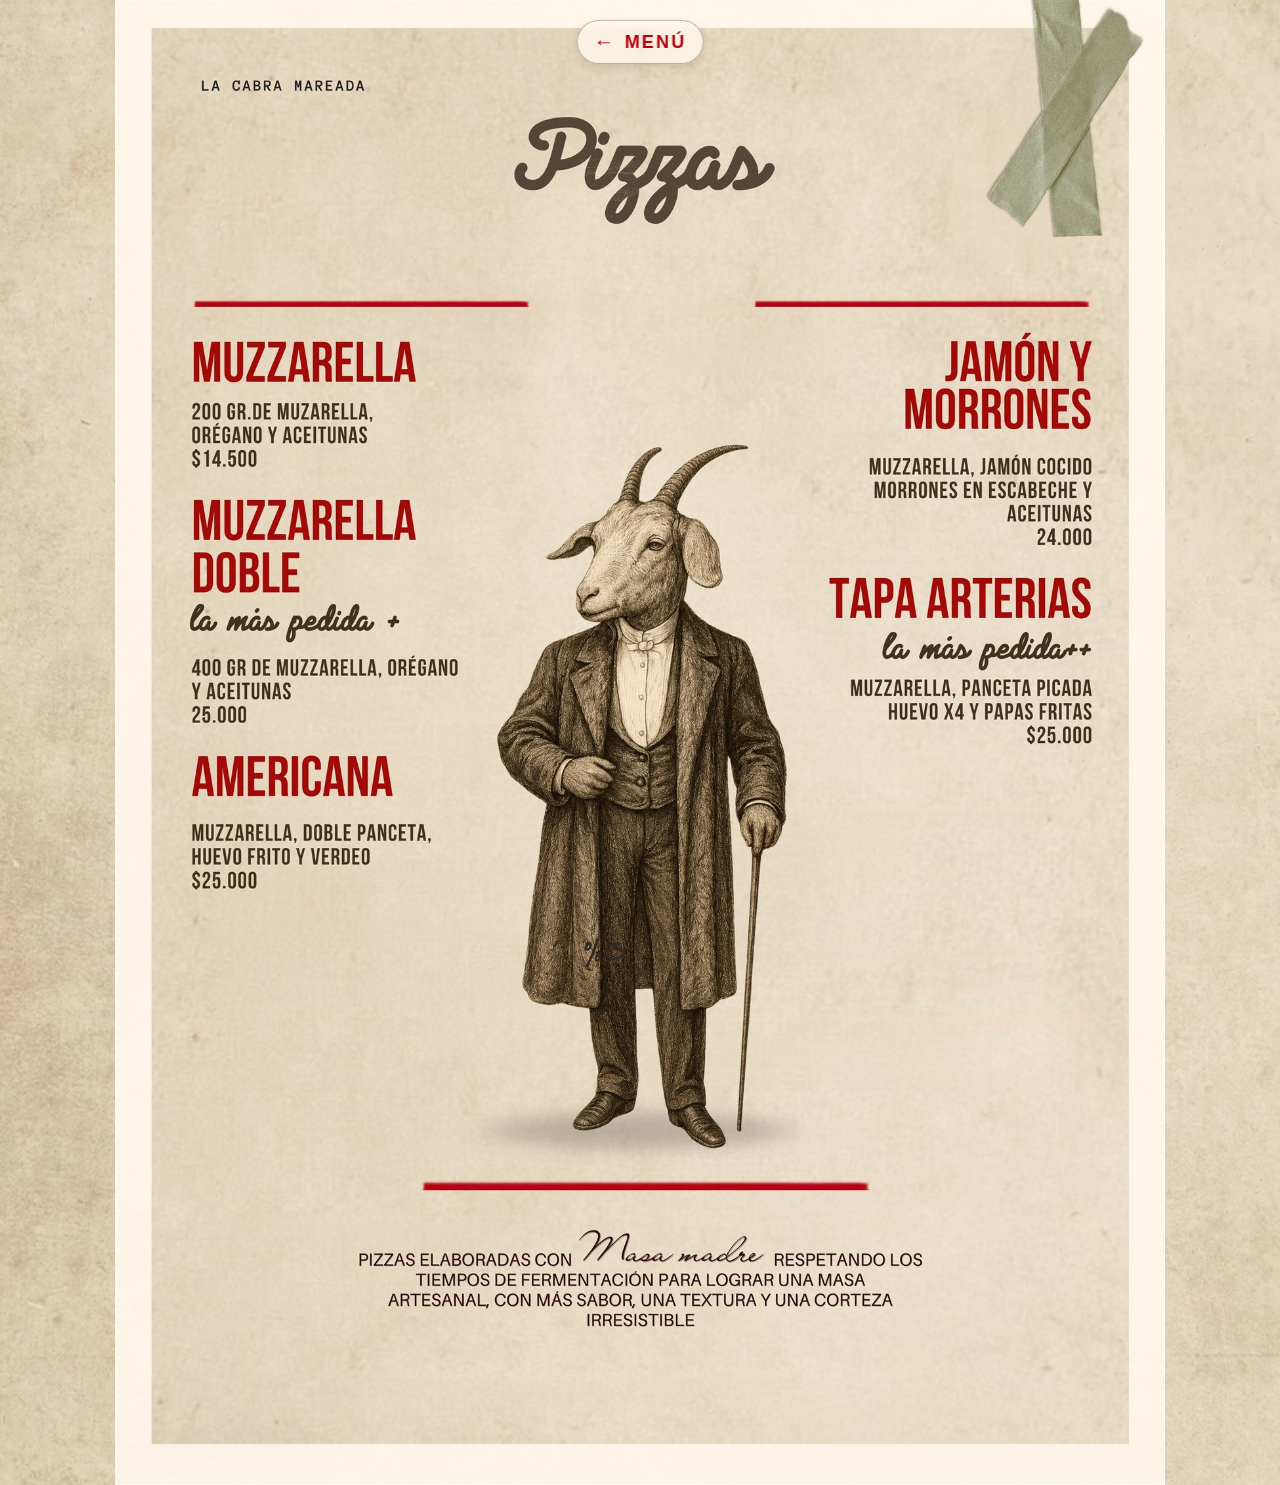
<file: en/pizzas.html>
<!doctype html><html lang="es"><head><meta charset="utf-8"><meta name="viewport" content="width=device-width,initial-scale=1"><meta http-equiv="refresh" content="0;url=../pizzas.html"><link rel="canonical" href="../pizzas.html"><title>La Cabra Mareada</title></head><body><a href="../pizzas.html">Ver la carta actual de La Cabra Mareada</a></body></html>
</file>
<file: css/style.css>
/* ================================================= */
/* LA CABRA MAREADA                                  */
/* ================================================= */

:root {
    --ancho-carta: 1050px;
    --proporcion-carta: 3969 / 5613;

    --color-papel: #fff8eb;
    --color-papel-secundario: #e8dfc8;
    --color-tinta: #302314;
    --color-rojo: #b70213;

    --fondo-control: rgba(255, 248, 235, 0.82);
    --fondo-control-activo: rgba(255, 248, 235, 0.97);
}


/* ================================================= */
/* CONFIGURACIÓN GENERAL                             */
/* ================================================= */

* {
    margin: 0;
    padding: 0;
    box-sizing: border-box;
}

html {
    width: 100%;
    min-height: 100%;

    color: var(--color-tinta);
    background-color: var(--color-papel);

    -webkit-text-size-adjust: 100%;
    text-size-adjust: 100%;
}

body {
    width: 100%;
    min-height: 100vh;
    min-height: 100svh;

    overflow-x: hidden;

    color: var(--color-tinta);
    background-color: var(--color-papel);

    /* Respaldo para navegadores que no entienden image-set(). */
    background-image:
        url("../img/textura envejecida.png"),
        url("../img/textura suave.png");

    /*
    Las versiones WebP son más livianas. Los PNG originales
    permanecen como respaldo para navegadores antiguos.
    */
    background-image:
        image-set(
            url("../img/textura-envejecida.webp") type("image/webp"),
            url("../img/textura envejecida.png") type("image/png")
        ),
        image-set(
            url("../img/textura-suave.webp") type("image/webp"),
            url("../img/textura suave.png") type("image/png")
        );

    background-position:
        center top,
        center top;

    background-repeat:
        repeat-y,
        repeat-y;

    /*
    La textura se amplía hasta cubrir todo el ancho de la
    ventana. Así no quedan franjas de color sólido a los
    costados de la carta en monitores grandes.
    */
    background-size:
        cover,
        cover;
}

img {
    max-width: 100%;
}

a {
    color: inherit;
}


/* ================================================= */
/* PORTADA Y CARTAS                                  */
/* ================================================= */

.contenedor-portada,
.contenedor-carta {
    position: relative;

    width: 100%;
    max-width: var(--ancho-carta);
    margin: 0 auto;

    aspect-ratio: var(--proporcion-carta);
}

.portada,
.imagen-carta {
    display: block;

    width: 100%;
    height: auto;

    -webkit-user-select: none;
    user-select: none;
    -webkit-user-drag: none;
}

.imagen-carta {
    touch-action: pan-x pan-y pinch-zoom;
}


/* ================================================= */
/* ZONAS CLICABLES DE LA PORTADA                     */
/* ================================================= */

.enlaces-portada {
    position: absolute;
    inset: 0;
    z-index: 2;
}

.zona {
    position: absolute;
    display: block;

    border: 0;
    background: transparent;

    cursor: pointer;
    touch-action: manipulation;
    -webkit-tap-highlight-color: transparent;
}

/* Texto accesible, oculto únicamente de forma visual. */
.zona .texto-accesible {
    position: absolute;

    width: 1px;
    height: 1px;
    padding: 0;
    margin: -1px;

    overflow: hidden;
    clip: rect(0, 0, 0, 0);
    clip-path: inset(50%);

    white-space: nowrap;
    border: 0;
}

.zona-burgers {
    left: 9%;
    top: 45%;
    width: 77%;
    height: 11%;
}

.zona-cervezas {
    left: 9%;
    top: 79.5%;
    width: 83%;
    height: 11%;
}

.zona-papas {
    left: 9%;
    top: 56.5%;
    width: 55%;
    height: 11%;
}

.zona-pizzas {
    left: 9%;
    top: 68%;
    width: 58%;
    height: 11%;
}














@media (hover: hover) and (pointer: fine) {
    .zona:hover {
        background: rgba(183, 2, 19, 0.08);
        outline: 2px solid rgba(183, 2, 19, 0.45);
        outline-offset: -2px;
    }

}

.zona:focus-visible {
    background: rgba(183, 2, 19, 0.08);
    outline: 3px solid rgba(183, 2, 19, 0.75);
    outline-offset: -3px;
}


/* ================================================= */
/* AYUDA INICIAL Y ACCESOS DE CONTACTO               */
/* ================================================= */

.selector-idioma {
    position: fixed;
    top: max(14px, env(safe-area-inset-top));
    left: max(
        10px,
        calc((100vw - var(--ancho-carta) - 300px) / 4)
    );
    z-index: 30;

    display: inline-flex;
    align-items: center;
    gap: 7px;

    min-height: 44px;
    padding: 8px 13px;

    color: var(--color-tinta);
    border: 1px solid rgba(48, 35, 20, 0.28);
    border-radius: 999px;

    font-family: "League Spartan", "Arial Narrow", Arial, Helvetica, sans-serif;
    font-size: 13px;
    font-weight: 700;
    line-height: 1;
    letter-spacing: 0.08em;

    background: rgba(255, 248, 235, 0.94);
    box-shadow: 0 3px 10px rgba(48, 35, 20, 0.14);
    backdrop-filter: blur(3px);
}

.selector-idioma a {
    display: inline-flex;
    align-items: center;
    min-height: 28px;

    color: var(--color-tinta);
    text-decoration: none;

    transition: opacity 0.2s ease;
    touch-action: manipulation;
}

.selector-idioma a:hover,
.selector-idioma a:focus-visible {
    opacity: 0.55;
}

.selector-idioma a:focus-visible {
    outline: 2px solid var(--color-tinta);
    outline-offset: 3px;
}

.idioma-activo {
    color: var(--color-rojo);
}

.separador-idioma {
    color: rgba(48, 35, 20, 0.4);
}

@media (min-width: 701px) and (max-width: 1399px) {
    .selector-idioma {
        left: clamp(8px, 2vw, 24px);
    }
}

.identidad-geografica {
    position: absolute;
    top: 65%;
    left: calc(100% - clamp(11px, 1.8vw, 19px));
    z-index: 3;

    width: max-content;

    color: rgba(48, 35, 20, 0.78);

    font-family: "League Spartan", "Arial Narrow", Arial, Helvetica, sans-serif;
    font-size: clamp(9px, 1vw, 12px);
    font-weight: 700;
    line-height: 1.2;
    letter-spacing: 0.14em;

    text-align: center;
    text-transform: uppercase;
    white-space: nowrap;

    pointer-events: none;
    transform: translate(-50%, -50%) rotate(-90deg);
    transform-origin: center;
}

/*
En computadora la identificación vertical conserva una
presencia mayor sin invadir los nombres de las categorías.
*/
@media (min-width: 701px) {
    .identidad-geografica {
        font-size: clamp(16px, 1.7vw, 22px);
        letter-spacing: 0.11em;
    }
}

.aviso-categorias {
    position: absolute;
    top: 1%;
    left: 50%;
    z-index: 4;

    width: max-content;
    max-width: calc(100% - 24px);
    padding: 7px 12px;

    color: var(--color-rojo);
    border: 1px solid rgba(48, 35, 20, 0.24);
    border-radius: 999px;

    font-family: "Arial Narrow", Arial, Helvetica, sans-serif;
    font-size: clamp(10px, 1.15vw, 13px);
    font-weight: 700;
    line-height: 1.2;
    letter-spacing: 0.08em;

    text-align: center;

    background: rgba(255, 248, 235, 0.9);
    box-shadow: 0 3px 10px rgba(48, 35, 20, 0.12);
    backdrop-filter: blur(2px);

    pointer-events: none;
    transform: translateX(-50%);

    animation: mostrar-aviso-categorias 5.5s ease 0.5s both;
}

/* En computadora el aviso temporal permanece arriba. */
@media (min-width: 701px) {
    .aviso-categorias {
        top: 1%;
    }
}

@keyframes mostrar-aviso-categorias {
    0%,
    100% {
        opacity: 0;
        transform: translate(-50%, -4px);
    }

    10%,
    75% {
        opacity: 1;
        transform: translate(-50%, 0);
    }
}

.acciones-principales {
    position: fixed;
    top: 50%;
    right: max(
        10px,
        calc((100vw - var(--ancho-carta) - 300px) / 4)
    );
    z-index: 20;

    display: grid;
    gap: 8px;

    width: 150px;
    padding: 8px;

    border: 1px solid rgba(48, 35, 20, 0.24);
    border-radius: 8px;

    background: rgba(255, 248, 235, 0.92);
    box-shadow: 0 5px 18px rgba(48, 35, 20, 0.16);
    backdrop-filter: blur(3px);

    transform: translateY(-50%);
}

.accion-principal {
    display: flex;
    align-items: center;
    gap: 8px;

    min-height: 44px;
    padding: 8px 10px;

    color: var(--color-rojo);
    border-radius: 5px;

    font-family: "Arial Narrow", Arial, Helvetica, sans-serif;
    font-size: 12px;
    font-weight: 700;
    line-height: 1.1;
    letter-spacing: 0.04em;

    text-decoration: none;
    text-transform: uppercase;

    transition:
        color 0.2s ease,
        background-color 0.2s ease,
        transform 0.2s ease;

    touch-action: manipulation;
    -webkit-tap-highlight-color: transparent;
}

.icono-accion {
    flex: 0 0 auto;

    width: 22px;
    height: 22px;

    fill: none;
    stroke: currentColor;
    stroke-width: 1.8;
    stroke-linecap: round;
    stroke-linejoin: round;
}

.icono-accion .icono-punto {
    fill: currentColor;
    stroke: none;
}

@media (hover: hover) and (pointer: fine) {
    .accion-principal:hover {
        color: var(--color-papel);
        background: var(--color-rojo);
        transform: translateY(-1px);
    }
}

.accion-principal:focus-visible {
    color: var(--color-papel);
    background: var(--color-rojo);
    outline: 3px solid var(--color-papel);
    outline-offset: 2px;
}

/*
En pantallas medianas, el panel se compacta para no cubrir
la portada. El nombre de cada acceso sigue disponible para
lectores de pantalla mediante el aria-label del enlace.
*/
@media (min-width: 701px) and (max-width: 1399px) {
    .acciones-principales {
        right: clamp(8px, 2vw, 24px);

        width: 54px;
        padding: 5px;
    }

    .accion-principal {
        justify-content: center;

        width: 42px;
        padding: 8px;
    }

    .texto-accion {
        position: absolute;

        width: 1px;
        height: 1px;
        padding: 0;
        margin: -1px;

        overflow: hidden;
        clip: rect(0, 0, 0, 0);
        clip-path: inset(50%);

        white-space: nowrap;
        border: 0;
    }
}


/* ================================================= */
/* CONTROLES SUPERPUESTOS SOBRE LAS CARTAS           */
/* ================================================= */

.menu-sobre-carta,
.ampliar-carta {
    position: absolute;
    z-index: 3;

    display: inline-flex;
    align-items: center;
    justify-content: center;
    gap: 0.45em;

    min-height: 44px;
    padding: 8px 16px;

    color: var(--color-rojo);
    border: 1px solid rgba(48, 35, 20, 0.3);
    border-radius: 999px;

    font-family: "Arial Narrow", Arial, Helvetica, sans-serif;
    font-size: clamp(13px, 1.7vw, 18px);
    font-weight: 700;
    line-height: 1;
    letter-spacing: 0.12em;

    text-align: center;
    text-decoration: none;

    background: var(--fondo-control);
    box-shadow: 0 3px 10px rgba(48, 35, 20, 0.12);
    backdrop-filter: blur(2px);

    transition:
        color 0.2s ease,
        background-color 0.2s ease,
        border-color 0.2s ease,
        transform 0.2s ease;

    -webkit-tap-highlight-color: transparent;
}

.menu-sobre-carta {
    position: fixed;
    top: clamp(10px, 1.8vw, 20px);
    left: 50%;
    z-index: 10;

    transform: translateX(-50%);
}

.menu-sobre-carta::before {
    content: "←";
    font-size: 1.15em;
    line-height: 0;
}

/*
El acceso a la imagen original aparece solo en pantallas
pequeñas, donde la letra de la carta necesita ampliación.
*/
.ampliar-carta {
    display: none;
}

@media (hover: hover) and (pointer: fine) {
    .menu-sobre-carta:hover,
    .ampliar-carta:hover {
        color: var(--color-papel);
        border-color: var(--color-rojo);
        background: var(--color-rojo);
    }

    .menu-sobre-carta:hover {
        transform: translateX(-50%) translateY(-1px);
    }
}

.menu-sobre-carta:focus-visible,
.ampliar-carta:focus-visible {
    color: var(--color-papel);
    border-color: var(--color-rojo);
    background: var(--color-rojo);
    outline: 3px solid var(--color-papel);
    outline-offset: 2px;
}


/* ================================================= */

/* ================================================= */






/* ================================================= */
/* VERSIÓN MÓVIL                                     */
/* ================================================= */

@media (max-width: 700px) {
    body {
        background-size:
            100vw auto,
            100vw auto;
    }

    /*
    En las páginas de cartas, la imagen queda centrada dentro
    de un marco limpio del color solicitado.
    Los márgenes automáticos conservan el inicio visible si
    una pantalla horizontal fuera más baja que la carta.
    */
    body.pagina-carta,
    body.pagina-portada {
        display: flex;
        flex-direction: column;

        padding: clamp(10px, 3vw, 16px);

        background-color: var(--color-papel);
        background-image: none;
    }

    .contenedor-portada,
    .contenedor-carta {
        max-width: none;
    }

    .pagina-carta .contenedor-carta,
    .pagina-portada .contenedor-portada {
        flex: 0 0 auto;
        margin-block: auto;
    }

    .aviso-categorias {
        position: fixed;
        top: max(10px, env(safe-area-inset-top));

        font-size: 10px;
    }

    .selector-idioma {
        position: absolute;
        top: 10px;
        left: 10px;

        min-height: 40px;
        padding: 6px 11px;

        font-size: 12px;
    }

    .acciones-principales {
        top: auto;
        right: 50%;
        bottom: max(10px, env(safe-area-inset-bottom));

        display: flex;
        gap: 4px;

        width: min(calc(100% - 20px), 390px);
        padding: 5px;

        transform: translateX(50%);
    }

    .accion-principal {
        flex: 1 1 0;
        justify-content: center;
        gap: 4px;

        min-width: 0;
        min-height: 44px;
        padding: 6px 4px;

        font-size: 10px;
        letter-spacing: 0.02em;
    }

    .icono-accion {
        width: 18px;
        height: 18px;
    }

    /*
    En la vista normal, MENÚ vuelve a quedar contenido dentro
    de la imagen en lugar de flotar sobre el borde superior.
    */
    .menu-sobre-carta {
        position: absolute;
        top: 10px;
        right: 10px;
        left: auto;

        min-height: 44px;
        padding: 8px 14px;

        font-size: 14px;

        transform: none;
    }

    .ampliar-carta {
        right: 10px;
        bottom: max(10px, env(safe-area-inset-bottom));

        display: inline-flex;

        min-height: 44px;
        padding: 8px 12px;

        font-size: 12px;
        letter-spacing: 0.08em;
    }

    




    



}

@media (prefers-reduced-motion: reduce) {
    .aviso-categorias {
        display: none;
    }

    .menu-sobre-carta,
    .ampliar-carta,
    .accion-principal {
        transition: none;
    }

    .selector-idioma a {
        transition: none;
    }
}

/* Horarios: acceso flotante y cartel ampliable. */
.boton-horarios {
 position: fixed; right: max(10px, calc((100vw - var(--ancho-carta) - 300px) / 4));
 bottom: max(18px, env(safe-area-inset-bottom)); z-index: 21;
 display: inline-flex; align-items: center; justify-content: center; gap: 8px;
 min-height: 48px; padding: 10px 16px; border-radius: 999px;
 color: var(--color-papel); background: var(--color-rojo);
 font: 700 13px "League Spartan", Arial, sans-serif; letter-spacing: .08em;
 text-transform: uppercase; text-decoration: none;
 box-shadow: 0 5px 18px rgba(48,35,20,.28);
}
.boton-horarios svg { width: 22px; height: 22px; fill: none; stroke: currentColor; stroke-width: 1.8; stroke-linecap: round; stroke-linejoin: round; }
.boton-horarios:hover { background: #8e0010; }
.boton-horarios:focus-visible, .cerrar-horarios:focus-visible { outline: 3px solid var(--color-tinta); outline-offset: 3px; }
.dialogo-horarios { margin: auto; padding: 0; width: min(94vw, 620px); max-height: 90vh; max-height: 90svh; overflow: auto; border: 0; border-radius: 12px; background: var(--color-papel); color: var(--color-tinta); }
.dialogo-horarios::backdrop { background: rgba(25,16,7,.75); }
.dialogo-horarios img { display: block; width: 100%; height: auto; }
.dialogo-horarios form { position: sticky; top: 0; height: 0; display: flex; justify-content: flex-end; z-index: 1; }
.cerrar-horarios { margin: 8px; padding: 10px 15px; min-height: 44px; flex-shrink: 0; border: 1px solid #b70213; border-radius: 999px; background: var(--color-papel); color: var(--color-rojo); font: 700 14px Arial,sans-serif; cursor: pointer; }
body:has(.dialogo-horarios[open]) { overflow: hidden; }
.horarios-original { display: block; text-align: center; padding: 16px; color: var(--color-rojo); font: 700 14px Arial,sans-serif; }
@media (max-width: 700px) {
 body.pagina-portada { padding-bottom: calc(80px + env(safe-area-inset-bottom)); }
 .boton-horarios { bottom: calc(76px + env(safe-area-inset-bottom)); right: 12px; min-height: 44px; font-size: 12px; padding: 10px 13px; }
}
</file>
